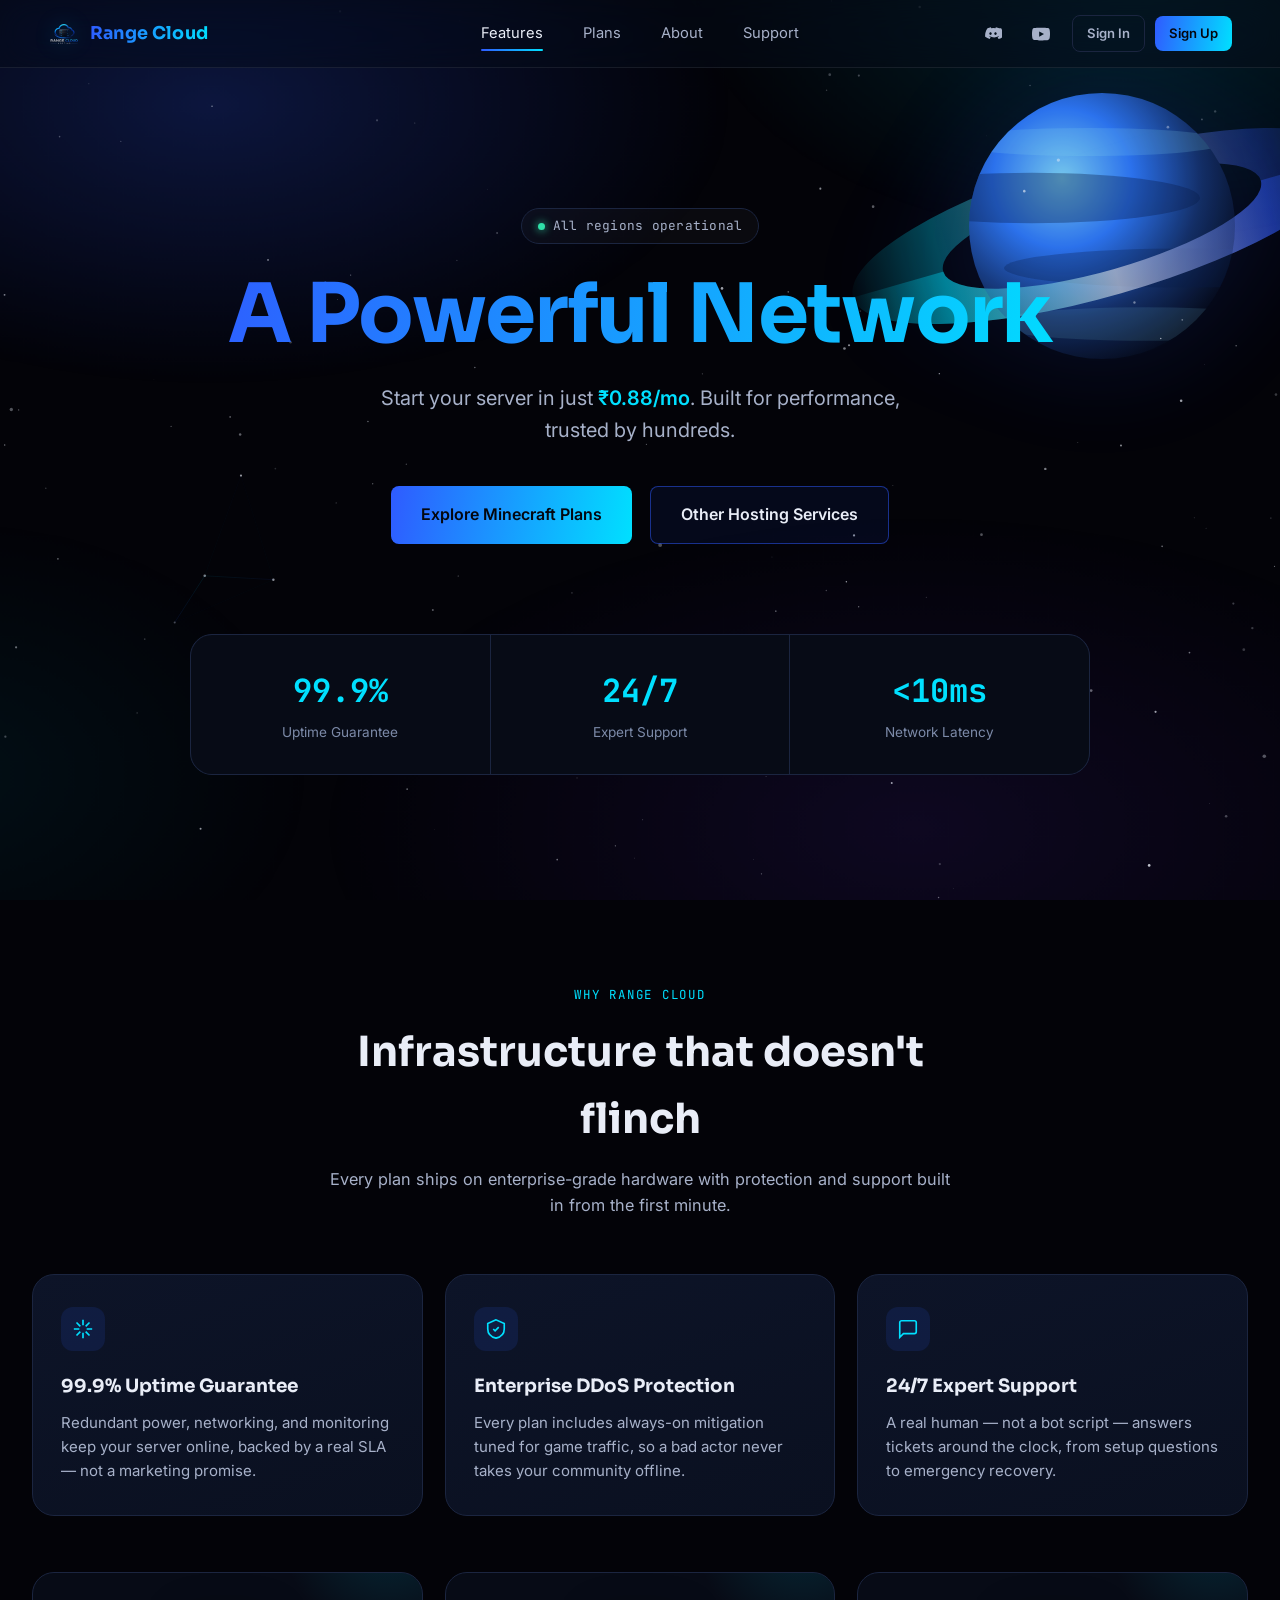
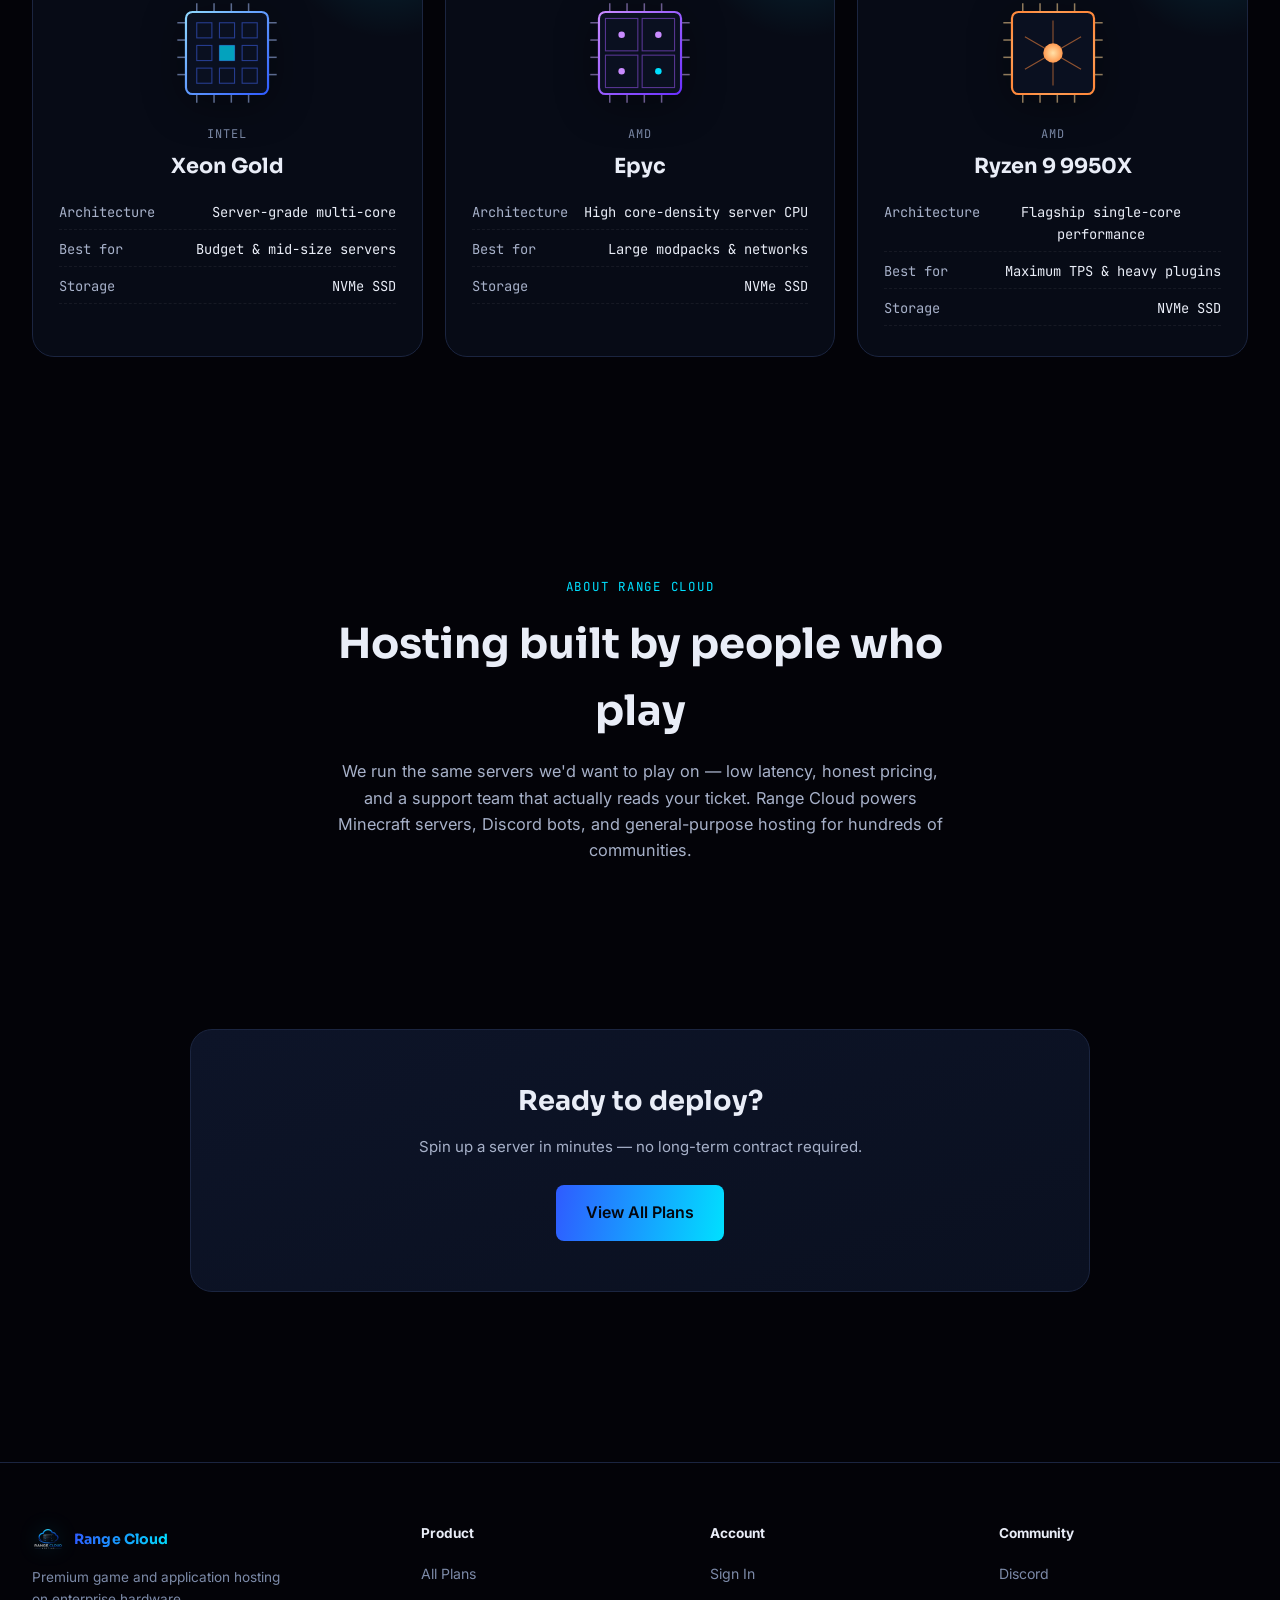
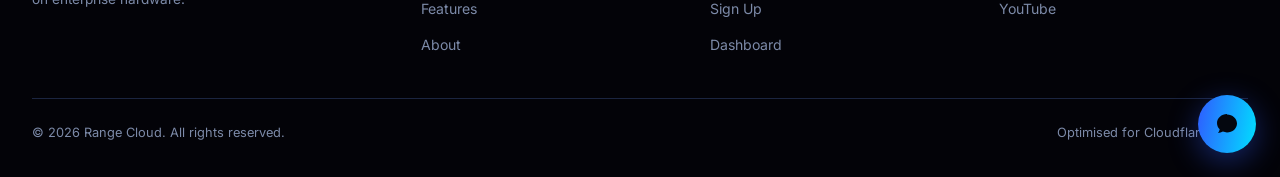
<file: index.html>
<!DOCTYPE html>
<html lang="en">
<head>
<meta charset="UTF-8">
<meta name="viewport" content="width=device-width, initial-scale=1.0">
<title>Range Cloud — A Powerful Network</title>
<meta name="description" content="Premium Minecraft and application hosting on Intel Xeon Gold, AMD Epyc, and Ryzen 9 9950X hardware. Plans from ₹0.88/mo equivalent. 99.9% uptime, enterprise DDoS protection, 24/7 support.">
<link rel="preconnect" href="https://fonts.googleapis.com">
<link href="https://fonts.googleapis.com/css2?family=Sora:wght@400;600;700;800&family=Inter:wght@400;500;600;700&family=JetBrains+Mono:wght@400;500;600&display=swap" rel="stylesheet">
<link rel="stylesheet" href="styles.css">
<link rel="icon" type="image/png" href="logo.png">
</head>
<body class="page-enter">

<div class="loading-bar" id="loadingBar"></div>

<div id="starfield" aria-hidden="true">
  <div class="nebula-layer" aria-hidden="true"></div>
  <div class="planet-wrap" aria-hidden="true">
    <svg class="planet-svg" viewBox="0 0 400 400" xmlns="http://www.w3.org/2000/svg">
      <defs>
        <radialGradient id="planetShade" cx="35%" cy="32%" r="75%">
          <stop offset="0%" stop-color="#7fd8ff"/>
          <stop offset="35%" stop-color="#2f7bff"/>
          <stop offset="70%" stop-color="#15326e"/>
          <stop offset="100%" stop-color="#050a1a"/>
        </radialGradient>
        <linearGradient id="ringGrad" x1="0%" y1="0%" x2="100%" y2="0%">
          <stop offset="0%" stop-color="#00e0ff" stop-opacity="0.05"/>
          <stop offset="18%" stop-color="#00e0ff" stop-opacity="0.5"/>
          <stop offset="50%" stop-color="#e9edf7" stop-opacity="0.75"/>
          <stop offset="82%" stop-color="#2f5bff" stop-opacity="0.5"/>
          <stop offset="100%" stop-color="#2f5bff" stop-opacity="0.05"/>
        </linearGradient>
        <clipPath id="planetClip">
          <circle cx="200" cy="200" r="95"/>
        </clipPath>
      </defs>

      <!-- Ring, full pass (reads behind + in front of the sphere) -->
      <g transform="rotate(-16 200 200)">
        <path d="M 15,200 A 185,50 0 1,0 385,200 A 185,50 0 1,0 15,200 Z
                 M 82,200 A 118,32 0 1,1 318,200 A 118,32 0 1,1 82,200 Z"
              fill="url(#ringGrad)" fill-rule="evenodd" opacity="0.65"/>
      </g>

      <!-- Planet sphere -->
      <circle cx="200" cy="200" r="95" fill="url(#planetShade)"/>

      <!-- Slowly rotating surface bands -->
      <g class="planet-core" clip-path="url(#planetClip)">
        <ellipse cx="150" cy="180" rx="120" ry="18" fill="#0a1e4d" opacity="0.35"/>
        <ellipse cx="260" cy="230" rx="130" ry="14" fill="#0a1e4d" opacity="0.28"/>
        <ellipse cx="190" cy="140" rx="100" ry="10" fill="#8fe6ff" opacity="0.18"/>
        <ellipse cx="230" cy="270" rx="110" ry="12" fill="#8fe6ff" opacity="0.12"/>
      </g>

      <!-- Ring, front arc only (over the lower half of the sphere) -->
      <g transform="rotate(-16 200 200)">
        <clipPath id="ringFrontClip">
          <rect x="0" y="200" width="400" height="200"/>
        </clipPath>
        <path d="M 15,200 A 185,50 0 1,0 385,200 A 185,50 0 1,0 15,200 Z
                 M 82,200 A 118,32 0 1,1 318,200 A 118,32 0 1,1 82,200 Z"
              fill="url(#ringGrad)" fill-rule="evenodd" opacity="0.85"
              clip-path="url(#ringFrontClip)"/>
      </g>

      <!-- Small orbiting moon -->
      <g class="moon-orbit">
        <circle cx="350" cy="200" r="7" fill="#c9d6f5"/>
      </g>
    </svg>
  </div>
</div>

<!-- ============ NAVBAR ============ -->
<header class="navbar">
  <div class="navbar-inner">
    <a href="index.html" class="logo" aria-label="Range Cloud home">
      <img src="logo.png" alt="Range Cloud" class="logo-mark">
      <span class="logo-text">Range Cloud</span>
    </a>

    <nav class="nav-links" aria-label="Primary">
      <a href="index.html#features" data-page="index.html" class="active">Features</a>
      <a href="plans.html" data-page="plans.html">Plans</a>
      <a href="index.html#about">About</a>
      <a href="index.html#support-section">Support</a>
    </nav>

    <div class="nav-right">
      <a class="social-icon" href="https://discord.gg/Q9EFKmKFFb" target="_blank" rel="noopener noreferrer" aria-label="Join our Discord">
        <svg viewBox="0 0 24 24" fill="currentColor"><path d="M20.317 4.369A19.79 19.79 0 0 0 15.885 3c-.22.4-.43.86-.6 1.28a18.27 18.27 0 0 0-5.57 0A11.6 11.6 0 0 0 9.115 3a19.736 19.736 0 0 0-4.432 1.37C1.98 8.19 1.24 11.9 1.55 15.56a19.9 19.9 0 0 0 6.06 3.06c.49-.67.92-1.39 1.29-2.15-.7-.26-1.37-.59-2-.98.17-.12.33-.25.49-.38a14.1 14.1 0 0 0 12.24 0c.16.13.32.26.49.38-.63.39-1.3.72-2 .98.37.76.8 1.48 1.29 2.15a19.83 19.83 0 0 0 6.06-3.06c.36-4.24-.62-7.92-2.65-11.19ZM8.68 13.33c-.9 0-1.63-.83-1.63-1.85 0-1.02.72-1.85 1.63-1.85.92 0 1.65.84 1.63 1.85 0 1.02-.71 1.85-1.63 1.85Zm6.64 0c-.9 0-1.63-.83-1.63-1.85 0-1.02.72-1.85 1.63-1.85.92 0 1.65.84 1.63 1.85 0 1.02-.71 1.85-1.63 1.85Z"/></svg>
      </a>
      <a class="social-icon" href="https://youtube.com" target="_blank" rel="noopener noreferrer" aria-label="Watch us on YouTube">
        <svg viewBox="0 0 24 24" fill="currentColor"><path d="M23.5 6.19a3.02 3.02 0 0 0-2.12-2.14C19.51 3.5 12 3.5 12 3.5s-7.51 0-9.38.55A3.02 3.02 0 0 0 .5 6.19 31.6 31.6 0 0 0 0 12a31.6 31.6 0 0 0 .5 5.81 3.02 3.02 0 0 0 2.12 2.14C4.49 20.5 12 20.5 12 20.5s7.51 0 9.38-.55a3.02 3.02 0 0 0 2.12-2.14A31.6 31.6 0 0 0 24 12a31.6 31.6 0 0 0-.5-5.81ZM9.6 15.5V8.5l6.4 3.5-6.4 3.5Z"/></svg>
      </a>
      <div class="nav-account">
        <a href="auth.html" class="btn btn-ghost btn-sm">Sign In</a>
        <a href="auth.html#signup" class="btn btn-primary btn-sm">Sign Up</a>
      </div>
      <button class="nav-toggle" id="navToggle" aria-label="Toggle navigation menu" aria-expanded="false">
        <span></span><span></span><span></span>
      </button>
    </div>
  </div>
</header>

<div class="page-content">

  <!-- ============ HERO ============ -->
  <section class="hero">
    <div class="hero-badge">
      <span class="dot"></span>
      All regions operational
    </div>
    <h1>A Powerful Network</h1>
    <p class="subtitle">Start your server in just <strong>₹0.88/mo</strong>. Built for performance, trusted by hundreds.</p>
    <div class="hero-ctas">
      <a href="plans.html?type=minecraft" class="btn btn-glow-solid">Explore Minecraft Plans</a>
      <a href="plans.html?type=other" class="btn btn-glow">Other Hosting Services</a>
    </div>

    <div class="metrics-strip" role="list">
      <div class="metric" role="listitem">
        <div class="value">99.9%</div>
        <div class="label">Uptime Guarantee</div>
      </div>
      <div class="metric" role="listitem">
        <div class="value">24/7</div>
        <div class="label">Expert Support</div>
      </div>
      <div class="metric" role="listitem">
        <div class="value">&lt;10ms</div>
        <div class="label">Network Latency</div>
      </div>
    </div>
  </section>

  <!-- ============ FEATURES ============ -->
  <section class="section" id="features">
    <div class="section-head">
      <span class="eyebrow">Why Range Cloud</span>
      <h2>Infrastructure that doesn't flinch</h2>
      <p>Every plan ships on enterprise-grade hardware with protection and support built in from the first minute.</p>
    </div>

    <div class="feature-grid">
      <div class="feature-card">
        <div class="feature-icon">
          <svg viewBox="0 0 24 24" fill="none" stroke="currentColor" stroke-width="1.8"><path d="M12 2v6M12 16v6M4.9 4.9l4.2 4.2M14.9 14.9l4.2 4.2M2 12h6M16 12h6M4.9 19.1l4.2-4.2M14.9 9.1l4.2-4.2"/></svg>
        </div>
        <h3>99.9% Uptime Guarantee</h3>
        <p>Redundant power, networking, and monitoring keep your server online, backed by a real SLA — not a marketing promise.</p>
      </div>
      <div class="feature-card">
        <div class="feature-icon">
          <svg viewBox="0 0 24 24" fill="none" stroke="currentColor" stroke-width="1.8"><path d="M12 2 3 6v6c0 5 3.8 8.7 9 10 5.2-1.3 9-5 9-10V6l-9-4Z"/><path d="m9 12 2 2 4-4"/></svg>
        </div>
        <h3>Enterprise DDoS Protection</h3>
        <p>Every plan includes always-on mitigation tuned for game traffic, so a bad actor never takes your community offline.</p>
      </div>
      <div class="feature-card">
        <div class="feature-icon">
          <svg viewBox="0 0 24 24" fill="none" stroke="currentColor" stroke-width="1.8"><path d="M21 15a2 2 0 0 1-2 2H7l-4 4V5a2 2 0 0 1 2-2h14a2 2 0 0 1 2 2z"/></svg>
        </div>
        <h3>24/7 Expert Support</h3>
        <p>A real human — not a bot script — answers tickets around the clock, from setup questions to emergency recovery.</p>
      </div>
    </div>

    <div class="cpu-grid">
      <div class="cpu-card">
        <svg class="cpu-art" viewBox="0 0 100 100" xmlns="http://www.w3.org/2000/svg" aria-hidden="true">
          <defs>
            <linearGradient id="chipIntel" x1="0" y1="0" x2="1" y2="1">
              <stop offset="0%" stop-color="#8fd8ff"/>
              <stop offset="100%" stop-color="#2f5bff"/>
            </linearGradient>
          </defs>
          <g stroke="#5b6a8f" stroke-width="1.4">
            <line x1="12" y1="22" x2="4" y2="22"/><line x1="12" y1="38" x2="4" y2="38"/>
            <line x1="12" y1="54" x2="4" y2="54"/><line x1="12" y1="70" x2="4" y2="70"/>
            <line x1="88" y1="22" x2="96" y2="22"/><line x1="88" y1="38" x2="96" y2="38"/>
            <line x1="88" y1="54" x2="96" y2="54"/><line x1="88" y1="70" x2="96" y2="70"/>
            <line x1="22" y1="12" x2="22" y2="4"/><line x1="38" y1="12" x2="38" y2="4"/>
            <line x1="54" y1="12" x2="54" y2="4"/><line x1="70" y1="12" x2="70" y2="4"/>
            <line x1="22" y1="88" x2="22" y2="96"/><line x1="38" y1="88" x2="38" y2="96"/>
            <line x1="54" y1="88" x2="54" y2="96"/><line x1="70" y1="88" x2="70" y2="96"/>
          </g>
          <rect x="12" y="12" width="76" height="76" rx="6" fill="#0a1020" stroke="url(#chipIntel)" stroke-width="2"/>
          <g fill="none" stroke="#3a5bdc" stroke-width="1" opacity="0.6">
            <rect x="22" y="22" width="14" height="14"/><rect x="43" y="22" width="14" height="14"/><rect x="64" y="22" width="14" height="14"/>
            <rect x="22" y="43" width="14" height="14"/><rect x="43" y="43" width="14" height="14"/><rect x="64" y="43" width="14" height="14"/>
            <rect x="22" y="64" width="14" height="14"/><rect x="43" y="64" width="14" height="14"/><rect x="64" y="64" width="14" height="14"/>
          </g>
          <rect x="43" y="43" width="14" height="14" fill="#00e0ff" opacity="0.7"/>
        </svg>
        <div class="cpu-brand">Intel</div>
        <div class="cpu-name">Xeon Gold</div>
        <div class="cpu-specs">
          <div class="row"><span>Architecture</span><span>Server-grade multi-core</span></div>
          <div class="row"><span>Best for</span><span>Budget & mid-size servers</span></div>
          <div class="row"><span>Storage</span><span>NVMe SSD</span></div>
        </div>
      </div>

      <div class="cpu-card">
        <svg class="cpu-art" viewBox="0 0 100 100" xmlns="http://www.w3.org/2000/svg" aria-hidden="true">
          <defs>
            <linearGradient id="chipEpyc" x1="0" y1="0" x2="1" y2="1">
              <stop offset="0%" stop-color="#c98bff"/>
              <stop offset="100%" stop-color="#6a2fff"/>
            </linearGradient>
          </defs>
          <g stroke="#6a5b8f" stroke-width="1.4">
            <line x1="12" y1="22" x2="4" y2="22"/><line x1="12" y1="38" x2="4" y2="38"/>
            <line x1="12" y1="54" x2="4" y2="54"/><line x1="12" y1="70" x2="4" y2="70"/>
            <line x1="88" y1="22" x2="96" y2="22"/><line x1="88" y1="38" x2="96" y2="38"/>
            <line x1="88" y1="54" x2="96" y2="54"/><line x1="88" y1="70" x2="96" y2="70"/>
            <line x1="22" y1="12" x2="22" y2="4"/><line x1="38" y1="12" x2="38" y2="4"/>
            <line x1="54" y1="12" x2="54" y2="4"/><line x1="70" y1="12" x2="70" y2="4"/>
            <line x1="22" y1="88" x2="22" y2="96"/><line x1="38" y1="88" x2="38" y2="96"/>
            <line x1="54" y1="88" x2="54" y2="96"/><line x1="70" y1="88" x2="70" y2="96"/>
          </g>
          <rect x="12" y="12" width="76" height="76" rx="6" fill="#0a1020" stroke="url(#chipEpyc)" stroke-width="2"/>
          <g fill="none" stroke="#8a4fe0" stroke-width="1" opacity="0.6">
            <rect x="18" y="18" width="30" height="30"/><rect x="52" y="18" width="30" height="30"/>
            <rect x="18" y="52" width="30" height="30"/><rect x="52" y="52" width="30" height="30"/>
          </g>
          <circle cx="33" cy="33" r="3" fill="#c98bff"/><circle cx="67" cy="33" r="3" fill="#c98bff"/>
          <circle cx="33" cy="67" r="3" fill="#c98bff"/><circle cx="67" cy="67" r="3" fill="#00e0ff"/>
        </svg>
        <div class="cpu-brand">AMD</div>
        <div class="cpu-name">Epyc</div>
        <div class="cpu-specs">
          <div class="row"><span>Architecture</span><span>High core-density server CPU</span></div>
          <div class="row"><span>Best for</span><span>Large modpacks & networks</span></div>
          <div class="row"><span>Storage</span><span>NVMe SSD</span></div>
        </div>
      </div>

      <div class="cpu-card">
        <svg class="cpu-art" viewBox="0 0 100 100" xmlns="http://www.w3.org/2000/svg" aria-hidden="true">
          <defs>
            <radialGradient id="chipRyzen" cx="50%" cy="50%" r="60%">
              <stop offset="0%" stop-color="#ffe1a8"/>
              <stop offset="100%" stop-color="#ff8a3d"/>
            </radialGradient>
          </defs>
          <g stroke="#8f7a5b" stroke-width="1.4">
            <line x1="12" y1="22" x2="4" y2="22"/><line x1="12" y1="38" x2="4" y2="38"/>
            <line x1="12" y1="54" x2="4" y2="54"/><line x1="12" y1="70" x2="4" y2="70"/>
            <line x1="88" y1="22" x2="96" y2="22"/><line x1="88" y1="38" x2="96" y2="38"/>
            <line x1="88" y1="54" x2="96" y2="54"/><line x1="88" y1="70" x2="96" y2="70"/>
            <line x1="22" y1="12" x2="22" y2="4"/><line x1="38" y1="12" x2="38" y2="4"/>
            <line x1="54" y1="12" x2="54" y2="4"/><line x1="70" y1="12" x2="70" y2="4"/>
            <line x1="22" y1="88" x2="22" y2="96"/><line x1="38" y1="88" x2="38" y2="96"/>
            <line x1="54" y1="88" x2="54" y2="96"/><line x1="70" y1="88" x2="70" y2="96"/>
          </g>
          <rect x="12" y="12" width="76" height="76" rx="6" fill="#0a1020" stroke="url(#chipRyzen)" stroke-width="2"/>
          <g stroke="#ff8a3d" stroke-width="1" opacity="0.55">
            <line x1="50" y1="50" x2="50" y2="20"/><line x1="50" y1="50" x2="76" y2="35"/>
            <line x1="50" y1="50" x2="76" y2="65"/><line x1="50" y1="50" x2="50" y2="80"/>
            <line x1="50" y1="50" x2="24" y2="65"/><line x1="50" y1="50" x2="24" y2="35"/>
          </g>
          <circle cx="50" cy="50" r="9" fill="url(#chipRyzen)"/>
        </svg>
        <div class="cpu-brand">AMD</div>
        <div class="cpu-name">Ryzen 9 9950X</div>
        <div class="cpu-specs">
          <div class="row"><span>Architecture</span><span>Flagship single-core performance</span></div>
          <div class="row"><span>Best for</span><span>Maximum TPS & heavy plugins</span></div>
          <div class="row"><span>Storage</span><span>NVMe SSD</span></div>
        </div>
      </div>
    </div>
  </section>

  <!-- ============ ABOUT ============ -->
  <section class="section" id="about">
    <div class="section-head">
      <span class="eyebrow">About Range Cloud</span>
      <h2>Hosting built by people who play</h2>
      <p>We run the same servers we'd want to play on — low latency, honest pricing, and a support team that actually reads your ticket. Range Cloud powers Minecraft servers, Discord bots, and general-purpose hosting for hundreds of communities.</p>
    </div>
  </section>

  <!-- ============ CTA STRIP ============ -->
  <section class="section" style="padding-top:0;">
    <div class="feature-card" style="max-width:900px;margin:0 auto;text-align:center;padding:50px 40px;">
      <h2 style="font-family:var(--font-display);font-size:1.7rem;margin-bottom:12px;">Ready to deploy?</h2>
      <p style="color:var(--text-dim);margin-bottom:26px;">Spin up a server in minutes — no long-term contract required.</p>
      <a href="plans.html" class="btn btn-glow-solid">View All Plans</a>
    </div>
  </section>

</div>

<!-- ============ FOOTER ============ -->
<footer class="footer page-content">
  <div class="footer-inner">
    <div class="footer-col">
      <a href="index.html" class="logo" style="margin-bottom:12px;">
        <img src="logo.png" alt="Range Cloud" class="logo-mark">
        <span class="logo-text">Range Cloud</span>
      </a>
      <p style="color:var(--muted);font-size:0.85rem;max-width:260px;">Premium game and application hosting on enterprise hardware.</p>
    </div>
    <div class="footer-col">
      <h4>Product</h4>
      <ul>
        <li><a href="plans.html">All Plans</a></li>
        <li><a href="index.html#features">Features</a></li>
        <li><a href="index.html#about">About</a></li>
      </ul>
    </div>
    <div class="footer-col">
      <h4>Account</h4>
      <ul>
        <li><a href="auth.html">Sign In</a></li>
        <li><a href="auth.html#signup">Sign Up</a></li>
        <li><a href="auth.html#dashboard">Dashboard</a></li>
      </ul>
    </div>
    <div class="footer-col">
      <h4>Community</h4>
      <ul>
        <li><a href="https://discord.gg/Q9EFKmKFFb" target="_blank" rel="noopener noreferrer">Discord</a></li>
        <li><a href="https://youtube.com" target="_blank" rel="noopener noreferrer">YouTube</a></li>
      </ul>
    </div>
  </div>
  <div class="footer-bottom">
    <span>© 2026 Range Cloud. All rights reserved.</span>
    <span>Optimised for Cloudflare Pages</span>
  </div>
</footer>

<!-- ============ SUPPORT WIDGET ============ -->
<button class="support-launcher" id="supportLauncher" aria-label="Open live support">
  <svg viewBox="0 0 24 24" fill="currentColor"><path d="M12 2C6.5 2 2 6 2 11c0 2.4 1 4.6 2.7 6.2-.2 1.4-.8 2.7-1.7 3.8 1.6 0 3.4-.5 4.9-1.4 1.3.5 2.7.8 4.1.8 5.5 0 10-4 10-9s-4.5-9-10-9Z"/></svg>
  <span class="ping" id="supportPing"></span>
</button>

<div class="support-panel" id="supportPanel" role="dialog" aria-label="Live support">
  <div class="support-header">
    <div class="title">
      <span class="dot"></span>
      <div>
        <h4>Range Cloud Support</h4>
        <div class="sub">Typically replies within minutes</div>
      </div>
    </div>
    <button class="support-close" id="supportClose" aria-label="Close support panel">
      <svg viewBox="0 0 24 24" fill="none" stroke="currentColor" stroke-width="2"><path d="M6 6l12 12M18 6 6 18"/></svg>
    </button>
  </div>
  <div class="support-mode-tabs">
    <button id="modeTicket" class="active" type="button">Open a Ticket</button>
    <button id="modeAdmin" type="button" style="display:none;">Support Queue</button>
    <button id="modePurchases" type="button" style="display:none;">Purchases</button>
  </div>
  <div class="support-body">
    <div id="bodyTicket" class="support-mode-body">
      <h5>Tell us what's going on</h5>
      <form id="ticketForm">
        <textarea id="ticketMessage" placeholder="Describe your issue or question in detail..." required></textarea>
        <input type="email" id="ticketEmail" placeholder="Contact email (optional)">
        <button type="submit" class="btn btn-primary btn-block btn-sm">Submit Ticket</button>
        <div class="form-msg" id="ticketFeedback"></div>
      </form>
    </div>
    <div id="bodyAdmin" class="support-mode-body" style="display:none;">
      <h5>Open tickets</h5>
      <div class="ticket-list" id="adminQueueList"></div>
    </div>
    <div id="bodyPurchases" class="support-mode-body" style="display:none;">
      <h5>Purchase requests</h5>
      <div class="ticket-list" id="adminPurchasesList"></div>
    </div>
  </div>
</div>

<div id="support-section"></div>

<script src="app.js"></script>
</body>
</html>
</file>
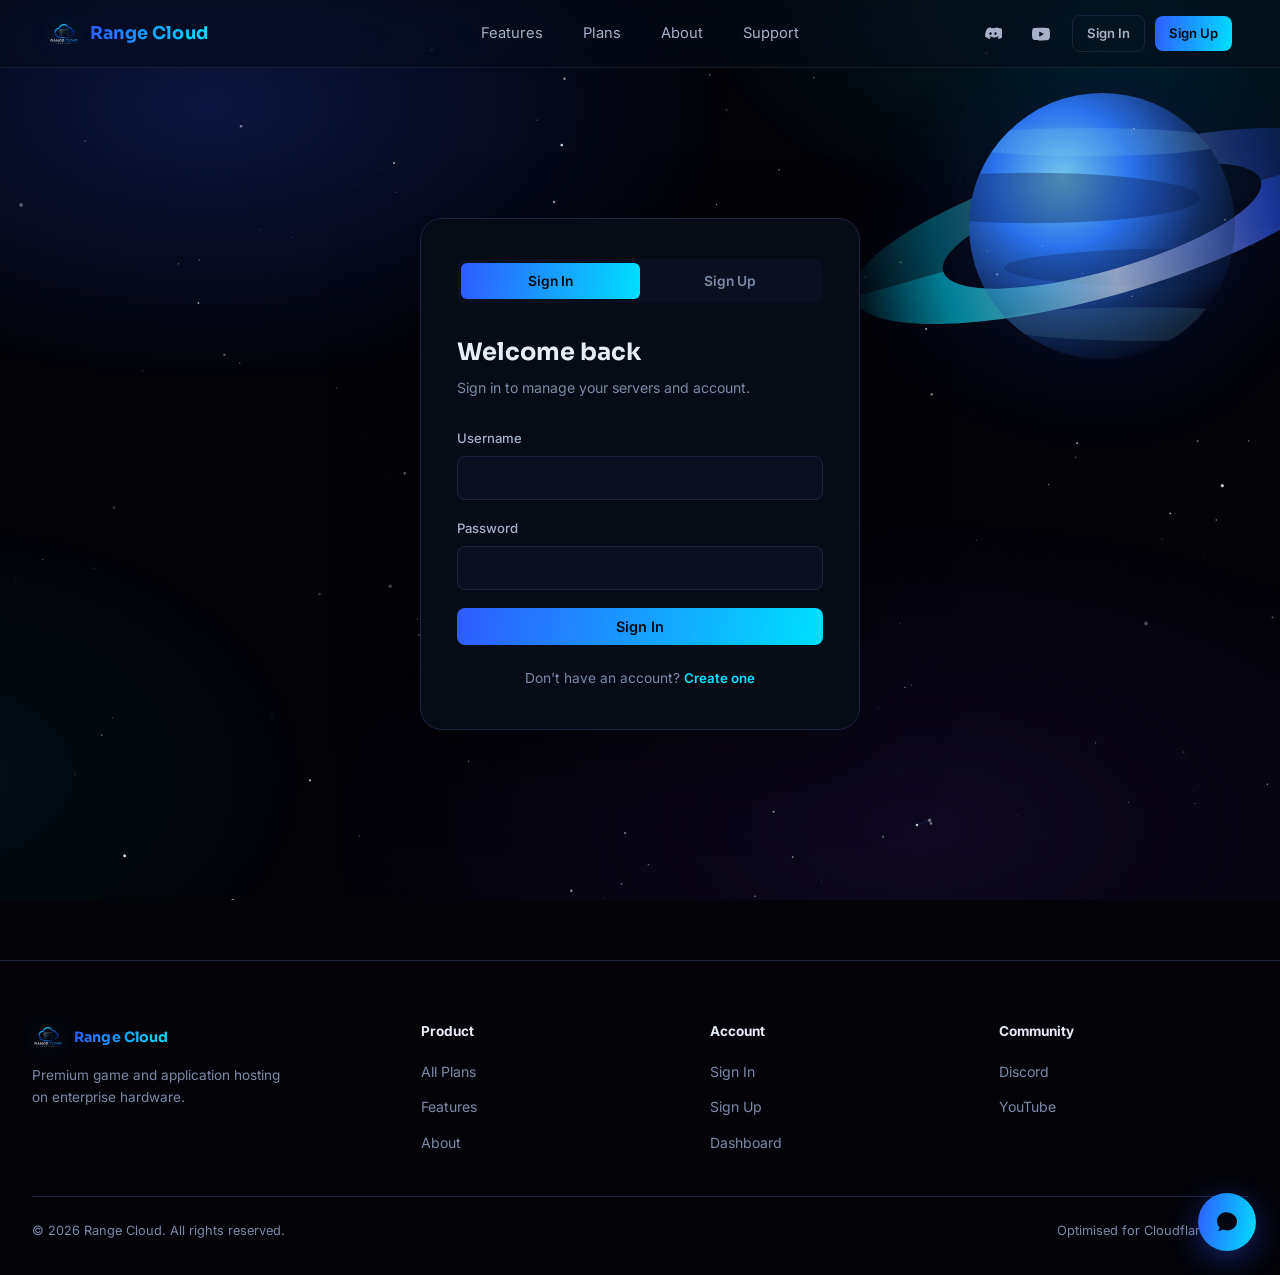
<file: auth.html>
<!DOCTYPE html>
<html lang="en">
<head>
<meta charset="UTF-8">
<meta name="viewport" content="width=device-width, initial-scale=1.0">
<title>Sign In / Sign Up — Range Cloud</title>
<meta name="description" content="Sign in, create an account, or manage your Range Cloud hosting account.">
<link rel="preconnect" href="https://fonts.googleapis.com">
<link href="https://fonts.googleapis.com/css2?family=Sora:wght@400;600;700;800&family=Inter:wght@400;500;600;700&family=JetBrains+Mono:wght@400;500;600&display=swap" rel="stylesheet">
<link rel="stylesheet" href="styles.css">
<link rel="icon" type="image/png" href="logo.png">
</head>
<body class="page-enter">

<div class="loading-bar" id="loadingBar"></div>

<div id="starfield" aria-hidden="true">
  <div class="nebula-layer" aria-hidden="true"></div>
  <div class="planet-wrap" aria-hidden="true">
    <svg class="planet-svg" viewBox="0 0 400 400" xmlns="http://www.w3.org/2000/svg">
      <defs>
        <radialGradient id="planetShade" cx="35%" cy="32%" r="75%">
          <stop offset="0%" stop-color="#7fd8ff"/>
          <stop offset="35%" stop-color="#2f7bff"/>
          <stop offset="70%" stop-color="#15326e"/>
          <stop offset="100%" stop-color="#050a1a"/>
        </radialGradient>
        <linearGradient id="ringGrad" x1="0%" y1="0%" x2="100%" y2="0%">
          <stop offset="0%" stop-color="#00e0ff" stop-opacity="0.05"/>
          <stop offset="18%" stop-color="#00e0ff" stop-opacity="0.5"/>
          <stop offset="50%" stop-color="#e9edf7" stop-opacity="0.75"/>
          <stop offset="82%" stop-color="#2f5bff" stop-opacity="0.5"/>
          <stop offset="100%" stop-color="#2f5bff" stop-opacity="0.05"/>
        </linearGradient>
        <clipPath id="planetClip">
          <circle cx="200" cy="200" r="95"/>
        </clipPath>
      </defs>

      <!-- Ring, full pass (reads behind + in front of the sphere) -->
      <g transform="rotate(-16 200 200)">
        <path d="M 15,200 A 185,50 0 1,0 385,200 A 185,50 0 1,0 15,200 Z
                 M 82,200 A 118,32 0 1,1 318,200 A 118,32 0 1,1 82,200 Z"
              fill="url(#ringGrad)" fill-rule="evenodd" opacity="0.65"/>
      </g>

      <!-- Planet sphere -->
      <circle cx="200" cy="200" r="95" fill="url(#planetShade)"/>

      <!-- Slowly rotating surface bands -->
      <g class="planet-core" clip-path="url(#planetClip)">
        <ellipse cx="150" cy="180" rx="120" ry="18" fill="#0a1e4d" opacity="0.35"/>
        <ellipse cx="260" cy="230" rx="130" ry="14" fill="#0a1e4d" opacity="0.28"/>
        <ellipse cx="190" cy="140" rx="100" ry="10" fill="#8fe6ff" opacity="0.18"/>
        <ellipse cx="230" cy="270" rx="110" ry="12" fill="#8fe6ff" opacity="0.12"/>
      </g>

      <!-- Ring, front arc only (over the lower half of the sphere) -->
      <g transform="rotate(-16 200 200)">
        <clipPath id="ringFrontClip">
          <rect x="0" y="200" width="400" height="200"/>
        </clipPath>
        <path d="M 15,200 A 185,50 0 1,0 385,200 A 185,50 0 1,0 15,200 Z
                 M 82,200 A 118,32 0 1,1 318,200 A 118,32 0 1,1 82,200 Z"
              fill="url(#ringGrad)" fill-rule="evenodd" opacity="0.85"
              clip-path="url(#ringFrontClip)"/>
      </g>

      <!-- Small orbiting moon -->
      <g class="moon-orbit">
        <circle cx="350" cy="200" r="7" fill="#c9d6f5"/>
      </g>
    </svg>
  </div>
</div>

<!-- ============ NAVBAR ============ -->
<header class="navbar">
  <div class="navbar-inner">
    <a href="index.html" class="logo" aria-label="Range Cloud home">
      <img src="logo.png" alt="Range Cloud" class="logo-mark">
      <span class="logo-text">Range Cloud</span>
    </a>

    <nav class="nav-links" aria-label="Primary">
      <a href="index.html#features" data-page="index.html">Features</a>
      <a href="plans.html" data-page="plans.html">Plans</a>
      <a href="index.html#about">About</a>
      <a href="index.html#support-section">Support</a>
    </nav>

    <div class="nav-right">
      <a class="social-icon" href="https://discord.gg/Q9EFKmKFFb" target="_blank" rel="noopener noreferrer" aria-label="Join our Discord">
        <svg viewBox="0 0 24 24" fill="currentColor"><path d="M20.317 4.369A19.79 19.79 0 0 0 15.885 3c-.22.4-.43.86-.6 1.28a18.27 18.27 0 0 0-5.57 0A11.6 11.6 0 0 0 9.115 3a19.736 19.736 0 0 0-4.432 1.37C1.98 8.19 1.24 11.9 1.55 15.56a19.9 19.9 0 0 0 6.06 3.06c.49-.67.92-1.39 1.29-2.15-.7-.26-1.37-.59-2-.98.17-.12.33-.25.49-.38a14.1 14.1 0 0 0 12.24 0c.16.13.32.26.49.38-.63.39-1.3.72-2 .98.37.76.8 1.48 1.29 2.15a19.83 19.83 0 0 0 6.06-3.06c.36-4.24-.62-7.92-2.65-11.19ZM8.68 13.33c-.9 0-1.63-.83-1.63-1.85 0-1.02.72-1.85 1.63-1.85.92 0 1.65.84 1.63 1.85 0 1.02-.71 1.85-1.63 1.85Zm6.64 0c-.9 0-1.63-.83-1.63-1.85 0-1.02.72-1.85 1.63-1.85.92 0 1.65.84 1.63 1.85 0 1.02-.71 1.85-1.63 1.85Z"/></svg>
      </a>
      <a class="social-icon" href="https://youtube.com" target="_blank" rel="noopener noreferrer" aria-label="Watch us on YouTube">
        <svg viewBox="0 0 24 24" fill="currentColor"><path d="M23.5 6.19a3.02 3.02 0 0 0-2.12-2.14C19.51 3.5 12 3.5 12 3.5s-7.51 0-9.38.55A3.02 3.02 0 0 0 .5 6.19 31.6 31.6 0 0 0 0 12a31.6 31.6 0 0 0 .5 5.81 3.02 3.02 0 0 0 2.12 2.14C4.49 20.5 12 20.5 12 20.5s7.51 0 9.38-.55a3.02 3.02 0 0 0 2.12-2.14A31.6 31.6 0 0 0 24 12a31.6 31.6 0 0 0-.5-5.81ZM9.6 15.5V8.5l6.4 3.5-6.4 3.5Z"/></svg>
      </a>
      <div class="nav-account">
        <a href="auth.html" class="btn btn-ghost btn-sm">Sign In</a>
        <a href="auth.html#signup" class="btn btn-primary btn-sm">Sign Up</a>
      </div>
      <button class="nav-toggle" id="navToggle" aria-label="Toggle navigation menu" aria-expanded="false">
        <span></span><span></span><span></span>
      </button>
    </div>
  </div>
</header>

<div class="page-content">
<div class="auth-wrap" id="authRoot">
  <div class="auth-card">

    <div class="auth-tabs" id="authTabs">
      <button class="auth-tab active" id="tabSignIn" type="button">Sign In</button>
      <button class="auth-tab" id="tabSignUp" type="button">Sign Up</button>
    </div>

    <!-- ============ SIGN IN ============ -->
    <div class="auth-view active" id="viewSignIn">
      <h2>Welcome back</h2>
      <p class="sub">Sign in to manage your servers and account.</p>

      <div class="form-msg" id="signInMsg"></div>

      <form id="signInForm" novalidate>
        <div class="field">
          <label for="siUsername">Username</label>
          <input type="text" id="siUsername" name="username" autocomplete="username" required>
        </div>
        <div class="field">
          <label for="siPassword">Password</label>
          <input type="password" id="siPassword" name="password" autocomplete="current-password" required>
        </div>
        <button type="submit" class="btn btn-primary btn-block">Sign In</button>
      </form>

      <div class="auth-switch">
        Don't have an account? <button type="button" data-switch="signup">Create one</button>
      </div>
    </div>

    <!-- ============ SIGN UP ============ -->
    <div class="auth-view" id="viewSignUp">
      <h2>Create your account</h2>
      <p class="sub">Deploy your first server in minutes.</p>

      <div class="form-msg" id="signUpMsg"></div>

      <form id="signUpForm" novalidate>
        <div class="field">
          <label for="suUsername">Username</label>
          <input type="text" id="suUsername" name="username" autocomplete="username" required minlength="3" maxlength="24">
          <div class="field-hint">3-24 characters. Letters, numbers, and underscores only.</div>
        </div>
        <div class="field">
          <label for="suEmail">Email</label>
          <input type="email" id="suEmail" name="email" autocomplete="email" required>
        </div>
        <div class="field">
          <label for="suPassword">Password</label>
          <input type="password" id="suPassword" name="password" autocomplete="new-password" required minlength="8">
          <div class="pw-strength"><div class="pw-strength-fill" id="pwStrengthFill"></div></div>
          <div class="field-hint">At least 8 characters, with an uppercase letter, a lowercase letter, and a number.</div>
        </div>
        <div class="field">
          <label for="suConfirm">Confirm password</label>
          <input type="password" id="suConfirm" name="confirm" autocomplete="new-password" required>
        </div>
        <button type="submit" class="btn btn-primary btn-block">Create Account</button>
      </form>

      <div class="auth-switch">
        Already have an account? <button type="button" data-switch="signin">Sign in</button>
      </div>
    </div>

    <!-- ============ DASHBOARD ============ -->
    <div class="auth-view" id="viewDashboard">
      <div class="dash-header">
        <div class="avatar" id="dashInitial">R</div>
        <div>
          <div class="name" id="dashUsername">—</div>
          <div class="role" id="dashEmail">—</div>
          <span class="role-badge user" id="dashRoleBadge">Standard user</span>
        </div>
      </div>

      <div class="dash-grid">
        <div class="dash-stat">
          <div class="v" id="dashJoined">—</div>
          <div class="l">Member since</div>
        </div>
        <div class="dash-stat">
          <div class="v">0</div>
          <div class="l">Active servers</div>
        </div>
      </div>

      <div class="admin-panel" id="dashStaffTools" style="display:none;">
        <div class="head">
          <svg width="14" height="14" viewBox="0 0 24 24" fill="none" stroke="currentColor" stroke-width="2"><path d="M12 2 3 6v6c0 5 3.8 8.7 9 10 5.2-1.3 9-5 9-10V6l-9-4Z"/></svg>
          Staff Tools
        </div>
        <p style="color:var(--text-dim);font-size:0.84rem;margin-bottom:14px;">You're signed in as staff (server-verified). Open the support widget in the corner to view and manage the live ticket and purchase queues.</p>
        <button class="btn btn-ghost btn-block btn-sm" id="openSupportWidgetBtn">Open Support Widget</button>
      </div>

      <div id="dashPurchases" style="margin-bottom:20px;">
        <h4 style="font-size:0.92rem;margin-bottom:10px;color:var(--text-dim);">My Purchases</h4>
        <div class="ticket-list" id="dashPurchasesList"></div>
      </div>

      <div class="field" style="margin-top:6px;">
        <button class="btn btn-ghost btn-block" id="signOutBtn">Sign Out</button>
      </div>

      <div class="danger-zone">
        <h4>Close account</h4>
        <p>Permanently deletes your account and access. This cannot be undone.</p>
        <button class="btn btn-danger btn-block" id="deleteAccountBtn">Delete My Account</button>
      </div>
    </div>

  </div>
</div>
</div>

<!-- ============ DELETE CONFIRMATION MODAL ============ -->
<div class="modal-overlay" id="deleteModal">
  <div class="modal">
    <h3>Delete your account?</h3>
    <p>This will permanently close your Range Cloud account and sign you out. This action cannot be reversed.</p>
    <div class="modal-actions">
      <button class="btn btn-ghost" id="cancelDelete">Cancel</button>
      <button class="btn btn-danger" id="confirmDelete">Delete Account</button>
    </div>
  </div>
</div>

<!-- ============ FOOTER ============ -->
<footer class="footer page-content">
  <div class="footer-inner">
    <div class="footer-col">
      <a href="index.html" class="logo" style="margin-bottom:12px;">
        <img src="logo.png" alt="Range Cloud" class="logo-mark">
        <span class="logo-text">Range Cloud</span>
      </a>
      <p style="color:var(--muted);font-size:0.85rem;max-width:260px;">Premium game and application hosting on enterprise hardware.</p>
    </div>
    <div class="footer-col">
      <h4>Product</h4>
      <ul>
        <li><a href="plans.html">All Plans</a></li>
        <li><a href="index.html#features">Features</a></li>
        <li><a href="index.html#about">About</a></li>
      </ul>
    </div>
    <div class="footer-col">
      <h4>Account</h4>
      <ul>
        <li><a href="auth.html">Sign In</a></li>
        <li><a href="auth.html#signup">Sign Up</a></li>
        <li><a href="auth.html#dashboard">Dashboard</a></li>
      </ul>
    </div>
    <div class="footer-col">
      <h4>Community</h4>
      <ul>
        <li><a href="https://discord.gg/Q9EFKmKFFb" target="_blank" rel="noopener noreferrer">Discord</a></li>
        <li><a href="https://youtube.com" target="_blank" rel="noopener noreferrer">YouTube</a></li>
      </ul>
    </div>
  </div>
  <div class="footer-bottom">
    <span>© 2026 Range Cloud. All rights reserved.</span>
    <span>Optimised for Cloudflare Pages</span>
  </div>
</footer>

<!-- ============ SUPPORT WIDGET ============ -->
<button class="support-launcher" id="supportLauncher" aria-label="Open live support">
  <svg viewBox="0 0 24 24" fill="currentColor"><path d="M12 2C6.5 2 2 6 2 11c0 2.4 1 4.6 2.7 6.2-.2 1.4-.8 2.7-1.7 3.8 1.6 0 3.4-.5 4.9-1.4 1.3.5 2.7.8 4.1.8 5.5 0 10-4 10-9s-4.5-9-10-9Z"/></svg>
  <span class="ping" id="supportPing"></span>
</button>

<div class="support-panel" id="supportPanel" role="dialog" aria-label="Live support">
  <div class="support-header">
    <div class="title">
      <span class="dot"></span>
      <div>
        <h4>Range Cloud Support</h4>
        <div class="sub">Typically replies within minutes</div>
      </div>
    </div>
    <button class="support-close" id="supportClose" aria-label="Close support panel">
      <svg viewBox="0 0 24 24" fill="none" stroke="currentColor" stroke-width="2"><path d="M6 6l12 12M18 6 6 18"/></svg>
    </button>
  </div>
  <div class="support-mode-tabs">
    <button id="modeTicket" class="active" type="button">Open a Ticket</button>
    <button id="modeAdmin" type="button" style="display:none;">Support Queue</button>
    <button id="modePurchases" type="button" style="display:none;">Purchases</button>
  </div>
  <div class="support-body">
    <div id="bodyTicket" class="support-mode-body">
      <h5>Tell us what's going on</h5>
      <form id="ticketForm">
        <textarea id="ticketMessage" placeholder="Describe your issue or question in detail..." required></textarea>
        <input type="email" id="ticketEmail" placeholder="Contact email (optional)">
        <button type="submit" class="btn btn-primary btn-block btn-sm">Submit Ticket</button>
        <div class="form-msg" id="ticketFeedback"></div>
      </form>
    </div>
    <div id="bodyAdmin" class="support-mode-body" style="display:none;">
      <h5>Open tickets</h5>
      <div class="ticket-list" id="adminQueueList"></div>
    </div>
    <div id="bodyPurchases" class="support-mode-body" style="display:none;">
      <h5>Purchase requests</h5>
      <div class="ticket-list" id="adminPurchasesList"></div>
    </div>
  </div>
</div>

<script src="app.js"></script>
</body>
</html>
</file>
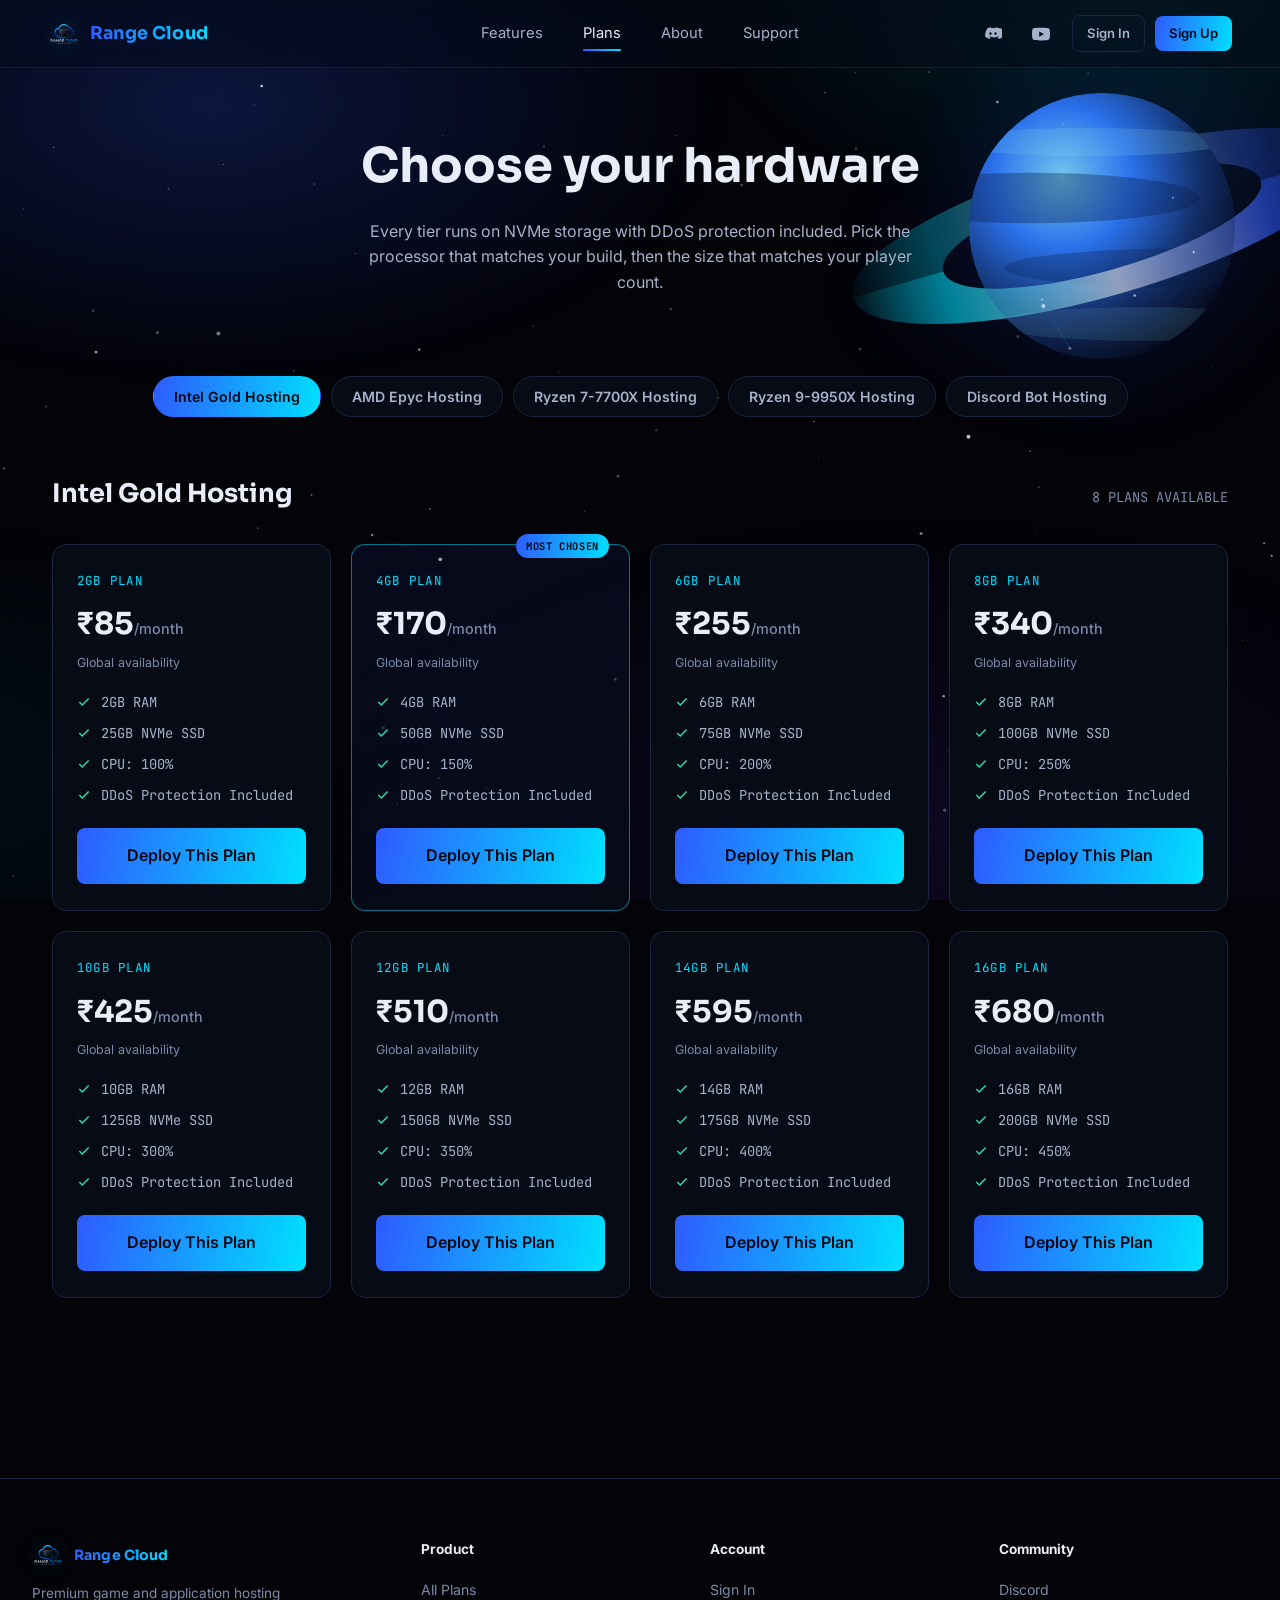
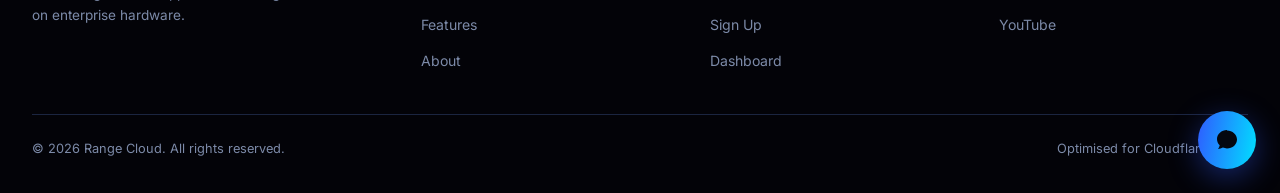
<file: plans.html>
<!DOCTYPE html>
<html lang="en">
<head>
<meta charset="UTF-8">
<meta name="viewport" content="width=device-width, initial-scale=1.0">
<title>Plans — Range Cloud</title>
<meta name="description" content="Browse Range Cloud hosting plans: Intel Gold, AMD Epyc, Ryzen 7-7700X, Ryzen 9-9950X, and Discord Bot hosting.">
<link rel="preconnect" href="https://fonts.googleapis.com">
<link href="https://fonts.googleapis.com/css2?family=Sora:wght@400;600;700;800&family=Inter:wght@400;500;600;700&family=JetBrains+Mono:wght@400;500;600&display=swap" rel="stylesheet">
<link rel="stylesheet" href="styles.css">
<link rel="icon" type="image/png" href="logo.png">
</head>
<body class="page-enter">

<div class="loading-bar" id="loadingBar"></div>

<svg style="display:none" aria-hidden="true">
  <symbol id="checkIcon" viewBox="0 0 24 24">
    <path d="M20 6 9 17l-5-5"/>
  </symbol>
</svg>

<div id="starfield" aria-hidden="true">
  <div class="nebula-layer" aria-hidden="true"></div>
  <div class="planet-wrap" aria-hidden="true">
    <svg class="planet-svg" viewBox="0 0 400 400" xmlns="http://www.w3.org/2000/svg">
      <defs>
        <radialGradient id="planetShade" cx="35%" cy="32%" r="75%">
          <stop offset="0%" stop-color="#7fd8ff"/>
          <stop offset="35%" stop-color="#2f7bff"/>
          <stop offset="70%" stop-color="#15326e"/>
          <stop offset="100%" stop-color="#050a1a"/>
        </radialGradient>
        <linearGradient id="ringGrad" x1="0%" y1="0%" x2="100%" y2="0%">
          <stop offset="0%" stop-color="#00e0ff" stop-opacity="0.05"/>
          <stop offset="18%" stop-color="#00e0ff" stop-opacity="0.5"/>
          <stop offset="50%" stop-color="#e9edf7" stop-opacity="0.75"/>
          <stop offset="82%" stop-color="#2f5bff" stop-opacity="0.5"/>
          <stop offset="100%" stop-color="#2f5bff" stop-opacity="0.05"/>
        </linearGradient>
        <clipPath id="planetClip">
          <circle cx="200" cy="200" r="95"/>
        </clipPath>
      </defs>

      <!-- Ring, full pass (reads behind + in front of the sphere) -->
      <g transform="rotate(-16 200 200)">
        <path d="M 15,200 A 185,50 0 1,0 385,200 A 185,50 0 1,0 15,200 Z
                 M 82,200 A 118,32 0 1,1 318,200 A 118,32 0 1,1 82,200 Z"
              fill="url(#ringGrad)" fill-rule="evenodd" opacity="0.65"/>
      </g>

      <!-- Planet sphere -->
      <circle cx="200" cy="200" r="95" fill="url(#planetShade)"/>

      <!-- Slowly rotating surface bands -->
      <g class="planet-core" clip-path="url(#planetClip)">
        <ellipse cx="150" cy="180" rx="120" ry="18" fill="#0a1e4d" opacity="0.35"/>
        <ellipse cx="260" cy="230" rx="130" ry="14" fill="#0a1e4d" opacity="0.28"/>
        <ellipse cx="190" cy="140" rx="100" ry="10" fill="#8fe6ff" opacity="0.18"/>
        <ellipse cx="230" cy="270" rx="110" ry="12" fill="#8fe6ff" opacity="0.12"/>
      </g>

      <!-- Ring, front arc only (over the lower half of the sphere) -->
      <g transform="rotate(-16 200 200)">
        <clipPath id="ringFrontClip">
          <rect x="0" y="200" width="400" height="200"/>
        </clipPath>
        <path d="M 15,200 A 185,50 0 1,0 385,200 A 185,50 0 1,0 15,200 Z
                 M 82,200 A 118,32 0 1,1 318,200 A 118,32 0 1,1 82,200 Z"
              fill="url(#ringGrad)" fill-rule="evenodd" opacity="0.85"
              clip-path="url(#ringFrontClip)"/>
      </g>

      <!-- Small orbiting moon -->
      <g class="moon-orbit">
        <circle cx="350" cy="200" r="7" fill="#c9d6f5"/>
      </g>
    </svg>
  </div>
</div>

<!-- ============ NAVBAR ============ -->
<header class="navbar">
  <div class="navbar-inner">
    <a href="index.html" class="logo" aria-label="Range Cloud home">
      <img src="logo.png" alt="Range Cloud" class="logo-mark">
      <span class="logo-text">Range Cloud</span>
    </a>

    <nav class="nav-links" aria-label="Primary">
      <a href="index.html#features" data-page="index.html">Features</a>
      <a href="plans.html" data-page="plans.html" class="active">Plans</a>
      <a href="index.html#about">About</a>
      <a href="index.html#support-section">Support</a>
    </nav>

    <div class="nav-right">
      <a class="social-icon" href="https://discord.gg/Q9EFKmKFFb" target="_blank" rel="noopener noreferrer" aria-label="Join our Discord">
        <svg viewBox="0 0 24 24" fill="currentColor"><path d="M20.317 4.369A19.79 19.79 0 0 0 15.885 3c-.22.4-.43.86-.6 1.28a18.27 18.27 0 0 0-5.57 0A11.6 11.6 0 0 0 9.115 3a19.736 19.736 0 0 0-4.432 1.37C1.98 8.19 1.24 11.9 1.55 15.56a19.9 19.9 0 0 0 6.06 3.06c.49-.67.92-1.39 1.29-2.15-.7-.26-1.37-.59-2-.98.17-.12.33-.25.49-.38a14.1 14.1 0 0 0 12.24 0c.16.13.32.26.49.38-.63.39-1.3.72-2 .98.37.76.8 1.48 1.29 2.15a19.83 19.83 0 0 0 6.06-3.06c.36-4.24-.62-7.92-2.65-11.19ZM8.68 13.33c-.9 0-1.63-.83-1.63-1.85 0-1.02.72-1.85 1.63-1.85.92 0 1.65.84 1.63 1.85 0 1.02-.71 1.85-1.63 1.85Zm6.64 0c-.9 0-1.63-.83-1.63-1.85 0-1.02.72-1.85 1.63-1.85.92 0 1.65.84 1.63 1.85 0 1.02-.71 1.85-1.63 1.85Z"/></svg>
      </a>
      <a class="social-icon" href="https://youtube.com" target="_blank" rel="noopener noreferrer" aria-label="Watch us on YouTube">
        <svg viewBox="0 0 24 24" fill="currentColor"><path d="M23.5 6.19a3.02 3.02 0 0 0-2.12-2.14C19.51 3.5 12 3.5 12 3.5s-7.51 0-9.38.55A3.02 3.02 0 0 0 .5 6.19 31.6 31.6 0 0 0 0 12a31.6 31.6 0 0 0 .5 5.81 3.02 3.02 0 0 0 2.12 2.14C4.49 20.5 12 20.5 12 20.5s7.51 0 9.38-.55a3.02 3.02 0 0 0 2.12-2.14A31.6 31.6 0 0 0 24 12a31.6 31.6 0 0 0-.5-5.81ZM9.6 15.5V8.5l6.4 3.5-6.4 3.5Z"/></svg>
      </a>
      <div class="nav-account">
        <a href="auth.html" class="btn btn-ghost btn-sm">Sign In</a>
        <a href="auth.html#signup" class="btn btn-primary btn-sm">Sign Up</a>
      </div>
      <button class="nav-toggle" id="navToggle" aria-label="Toggle navigation menu" aria-expanded="false">
        <span></span><span></span><span></span>
      </button>
    </div>
  </div>
</header>

<div class="page-content">

  <section class="plans-hero">
    <h1>Choose your hardware</h1>
    <p>Every tier runs on NVMe storage with DDoS protection included. Pick the processor that matches your build, then the size that matches your player count.</p>
  </section>

  <div class="tab-bar" role="tablist" aria-label="Plan categories">
    <button class="tab-btn active" data-target="intel-gold" type="button" role="tab" aria-selected="true">Intel Gold Hosting</button>
    <button class="tab-btn" data-target="amd-epyc" type="button" role="tab" aria-selected="false">AMD Epyc Hosting</button>
    <button class="tab-btn" data-target="ryzen7" type="button" role="tab" aria-selected="false">Ryzen 7-7700X Hosting</button>
    <button class="tab-btn" data-target="ryzen9" type="button" role="tab" aria-selected="false">Ryzen 9-9950X Hosting</button>
    <button class="tab-btn" data-target="discord-bots" type="button" role="tab" aria-selected="false">Discord Bot Hosting</button>
  </div>

  <div class="tab-panels">
      <div class="tab-panel active" id="intel-gold">
        <div class="tab-panel-head">
          <h2>Intel Gold Hosting</h2>
          <span class="count">8 PLANS AVAILABLE</span>
        </div>
        <div class="plan-grid">
        <div class="plan-card">
          <div class="plan-name">2GB PLAN</div>
          <div class="plan-price">₹85<span>/month</span></div>
          <div class="plan-location">Global availability</div>
          <ul class="plan-specs">
          <li><svg viewBox="0 0 24 24" fill="none" stroke="currentColor" stroke-width="2.4"><use href="#checkIcon"/></svg> 2GB RAM</li>
          <li><svg viewBox="0 0 24 24" fill="none" stroke="currentColor" stroke-width="2.4"><use href="#checkIcon"/></svg> 25GB NVMe SSD</li>
          <li><svg viewBox="0 0 24 24" fill="none" stroke="currentColor" stroke-width="2.4"><use href="#checkIcon"/></svg> CPU: 100%</li>
          <li><svg viewBox="0 0 24 24" fill="none" stroke="currentColor" stroke-width="2.4"><use href="#checkIcon"/></svg> DDoS Protection Included</li>
          </ul>
          <a href="purchase.html?category=Intel+Gold+Hosting&plan=2GB+PLAN&price=85&ram=2GB&storage=25GB&cpu=100%25&location=" class="btn btn-glow-solid btn-block">Deploy This Plan</a>
        </div>
        <div class="plan-card featured">
          <div class="plan-name">4GB PLAN</div>
          <div class="plan-price">₹170<span>/month</span></div>
          <div class="plan-location">Global availability</div>
          <ul class="plan-specs">
          <li><svg viewBox="0 0 24 24" fill="none" stroke="currentColor" stroke-width="2.4"><use href="#checkIcon"/></svg> 4GB RAM</li>
          <li><svg viewBox="0 0 24 24" fill="none" stroke="currentColor" stroke-width="2.4"><use href="#checkIcon"/></svg> 50GB NVMe SSD</li>
          <li><svg viewBox="0 0 24 24" fill="none" stroke="currentColor" stroke-width="2.4"><use href="#checkIcon"/></svg> CPU: 150%</li>
          <li><svg viewBox="0 0 24 24" fill="none" stroke="currentColor" stroke-width="2.4"><use href="#checkIcon"/></svg> DDoS Protection Included</li>
          </ul>
          <a href="purchase.html?category=Intel+Gold+Hosting&plan=4GB+PLAN&price=170&ram=4GB&storage=50GB&cpu=150%25&location=" class="btn btn-glow-solid btn-block">Deploy This Plan</a>
        </div>
        <div class="plan-card">
          <div class="plan-name">6GB PLAN</div>
          <div class="plan-price">₹255<span>/month</span></div>
          <div class="plan-location">Global availability</div>
          <ul class="plan-specs">
          <li><svg viewBox="0 0 24 24" fill="none" stroke="currentColor" stroke-width="2.4"><use href="#checkIcon"/></svg> 6GB RAM</li>
          <li><svg viewBox="0 0 24 24" fill="none" stroke="currentColor" stroke-width="2.4"><use href="#checkIcon"/></svg> 75GB NVMe SSD</li>
          <li><svg viewBox="0 0 24 24" fill="none" stroke="currentColor" stroke-width="2.4"><use href="#checkIcon"/></svg> CPU: 200%</li>
          <li><svg viewBox="0 0 24 24" fill="none" stroke="currentColor" stroke-width="2.4"><use href="#checkIcon"/></svg> DDoS Protection Included</li>
          </ul>
          <a href="purchase.html?category=Intel+Gold+Hosting&plan=6GB+PLAN&price=255&ram=6GB&storage=75GB&cpu=200%25&location=" class="btn btn-glow-solid btn-block">Deploy This Plan</a>
        </div>
        <div class="plan-card">
          <div class="plan-name">8GB PLAN</div>
          <div class="plan-price">₹340<span>/month</span></div>
          <div class="plan-location">Global availability</div>
          <ul class="plan-specs">
          <li><svg viewBox="0 0 24 24" fill="none" stroke="currentColor" stroke-width="2.4"><use href="#checkIcon"/></svg> 8GB RAM</li>
          <li><svg viewBox="0 0 24 24" fill="none" stroke="currentColor" stroke-width="2.4"><use href="#checkIcon"/></svg> 100GB NVMe SSD</li>
          <li><svg viewBox="0 0 24 24" fill="none" stroke="currentColor" stroke-width="2.4"><use href="#checkIcon"/></svg> CPU: 250%</li>
          <li><svg viewBox="0 0 24 24" fill="none" stroke="currentColor" stroke-width="2.4"><use href="#checkIcon"/></svg> DDoS Protection Included</li>
          </ul>
          <a href="purchase.html?category=Intel+Gold+Hosting&plan=8GB+PLAN&price=340&ram=8GB&storage=100GB&cpu=250%25&location=" class="btn btn-glow-solid btn-block">Deploy This Plan</a>
        </div>
        <div class="plan-card">
          <div class="plan-name">10GB PLAN</div>
          <div class="plan-price">₹425<span>/month</span></div>
          <div class="plan-location">Global availability</div>
          <ul class="plan-specs">
          <li><svg viewBox="0 0 24 24" fill="none" stroke="currentColor" stroke-width="2.4"><use href="#checkIcon"/></svg> 10GB RAM</li>
          <li><svg viewBox="0 0 24 24" fill="none" stroke="currentColor" stroke-width="2.4"><use href="#checkIcon"/></svg> 125GB NVMe SSD</li>
          <li><svg viewBox="0 0 24 24" fill="none" stroke="currentColor" stroke-width="2.4"><use href="#checkIcon"/></svg> CPU: 300%</li>
          <li><svg viewBox="0 0 24 24" fill="none" stroke="currentColor" stroke-width="2.4"><use href="#checkIcon"/></svg> DDoS Protection Included</li>
          </ul>
          <a href="purchase.html?category=Intel+Gold+Hosting&plan=10GB+PLAN&price=425&ram=10GB&storage=125GB&cpu=300%25&location=" class="btn btn-glow-solid btn-block">Deploy This Plan</a>
        </div>
        <div class="plan-card">
          <div class="plan-name">12GB PLAN</div>
          <div class="plan-price">₹510<span>/month</span></div>
          <div class="plan-location">Global availability</div>
          <ul class="plan-specs">
          <li><svg viewBox="0 0 24 24" fill="none" stroke="currentColor" stroke-width="2.4"><use href="#checkIcon"/></svg> 12GB RAM</li>
          <li><svg viewBox="0 0 24 24" fill="none" stroke="currentColor" stroke-width="2.4"><use href="#checkIcon"/></svg> 150GB NVMe SSD</li>
          <li><svg viewBox="0 0 24 24" fill="none" stroke="currentColor" stroke-width="2.4"><use href="#checkIcon"/></svg> CPU: 350%</li>
          <li><svg viewBox="0 0 24 24" fill="none" stroke="currentColor" stroke-width="2.4"><use href="#checkIcon"/></svg> DDoS Protection Included</li>
          </ul>
          <a href="purchase.html?category=Intel+Gold+Hosting&plan=12GB+PLAN&price=510&ram=12GB&storage=150GB&cpu=350%25&location=" class="btn btn-glow-solid btn-block">Deploy This Plan</a>
        </div>
        <div class="plan-card">
          <div class="plan-name">14GB PLAN</div>
          <div class="plan-price">₹595<span>/month</span></div>
          <div class="plan-location">Global availability</div>
          <ul class="plan-specs">
          <li><svg viewBox="0 0 24 24" fill="none" stroke="currentColor" stroke-width="2.4"><use href="#checkIcon"/></svg> 14GB RAM</li>
          <li><svg viewBox="0 0 24 24" fill="none" stroke="currentColor" stroke-width="2.4"><use href="#checkIcon"/></svg> 175GB NVMe SSD</li>
          <li><svg viewBox="0 0 24 24" fill="none" stroke="currentColor" stroke-width="2.4"><use href="#checkIcon"/></svg> CPU: 400%</li>
          <li><svg viewBox="0 0 24 24" fill="none" stroke="currentColor" stroke-width="2.4"><use href="#checkIcon"/></svg> DDoS Protection Included</li>
          </ul>
          <a href="purchase.html?category=Intel+Gold+Hosting&plan=14GB+PLAN&price=595&ram=14GB&storage=175GB&cpu=400%25&location=" class="btn btn-glow-solid btn-block">Deploy This Plan</a>
        </div>
        <div class="plan-card">
          <div class="plan-name">16GB PLAN</div>
          <div class="plan-price">₹680<span>/month</span></div>
          <div class="plan-location">Global availability</div>
          <ul class="plan-specs">
          <li><svg viewBox="0 0 24 24" fill="none" stroke="currentColor" stroke-width="2.4"><use href="#checkIcon"/></svg> 16GB RAM</li>
          <li><svg viewBox="0 0 24 24" fill="none" stroke="currentColor" stroke-width="2.4"><use href="#checkIcon"/></svg> 200GB NVMe SSD</li>
          <li><svg viewBox="0 0 24 24" fill="none" stroke="currentColor" stroke-width="2.4"><use href="#checkIcon"/></svg> CPU: 450%</li>
          <li><svg viewBox="0 0 24 24" fill="none" stroke="currentColor" stroke-width="2.4"><use href="#checkIcon"/></svg> DDoS Protection Included</li>
          </ul>
          <a href="purchase.html?category=Intel+Gold+Hosting&plan=16GB+PLAN&price=680&ram=16GB&storage=200GB&cpu=450%25&location=" class="btn btn-glow-solid btn-block">Deploy This Plan</a>
        </div>
        </div>
      </div>

      <div class="tab-panel" id="amd-epyc">
        <div class="tab-panel-head">
          <h2>AMD Epyc Hosting</h2>
          <span class="count">11 PLANS AVAILABLE</span>
        </div>
        <div class="plan-grid">
        <div class="plan-card">
          <div class="plan-name">STARTER</div>
          <div class="plan-price">₹160<span>/month</span></div>
          <div class="plan-location">India Location</div>
          <ul class="plan-specs">
          <li><svg viewBox="0 0 24 24" fill="none" stroke="currentColor" stroke-width="2.4"><use href="#checkIcon"/></svg> 2GB RAM</li>
          <li><svg viewBox="0 0 24 24" fill="none" stroke="currentColor" stroke-width="2.4"><use href="#checkIcon"/></svg> 25GB NVMe SSD</li>
          <li><svg viewBox="0 0 24 24" fill="none" stroke="currentColor" stroke-width="2.4"><use href="#checkIcon"/></svg> CPU: 100%</li>
          <li><svg viewBox="0 0 24 24" fill="none" stroke="currentColor" stroke-width="2.4"><use href="#checkIcon"/></svg> DDoS Protection Included</li>
          </ul>
          <a href="purchase.html?category=AMD+Epyc+Hosting&plan=STARTER&price=160&ram=2GB&storage=25GB&cpu=100%25&location=India+Location" class="btn btn-glow-solid btn-block">Deploy This Plan</a>
        </div>
        <div class="plan-card">
          <div class="plan-name">BASIC</div>
          <div class="plan-price">₹320<span>/month</span></div>
          <div class="plan-location">India Location</div>
          <ul class="plan-specs">
          <li><svg viewBox="0 0 24 24" fill="none" stroke="currentColor" stroke-width="2.4"><use href="#checkIcon"/></svg> 4GB RAM</li>
          <li><svg viewBox="0 0 24 24" fill="none" stroke="currentColor" stroke-width="2.4"><use href="#checkIcon"/></svg> 50GB NVMe SSD</li>
          <li><svg viewBox="0 0 24 24" fill="none" stroke="currentColor" stroke-width="2.4"><use href="#checkIcon"/></svg> CPU: 150%</li>
          <li><svg viewBox="0 0 24 24" fill="none" stroke="currentColor" stroke-width="2.4"><use href="#checkIcon"/></svg> DDoS Protection Included</li>
          </ul>
          <a href="purchase.html?category=AMD+Epyc+Hosting&plan=BASIC&price=320&ram=4GB&storage=50GB&cpu=150%25&location=India+Location" class="btn btn-glow-solid btn-block">Deploy This Plan</a>
        </div>
        <div class="plan-card featured">
          <div class="plan-name">PRO</div>
          <div class="plan-price">₹480<span>/month</span></div>
          <div class="plan-location">India Location</div>
          <ul class="plan-specs">
          <li><svg viewBox="0 0 24 24" fill="none" stroke="currentColor" stroke-width="2.4"><use href="#checkIcon"/></svg> 6GB RAM</li>
          <li><svg viewBox="0 0 24 24" fill="none" stroke="currentColor" stroke-width="2.4"><use href="#checkIcon"/></svg> 75GB NVMe SSD</li>
          <li><svg viewBox="0 0 24 24" fill="none" stroke="currentColor" stroke-width="2.4"><use href="#checkIcon"/></svg> CPU: 200%</li>
          <li><svg viewBox="0 0 24 24" fill="none" stroke="currentColor" stroke-width="2.4"><use href="#checkIcon"/></svg> DDoS Protection Included</li>
          </ul>
          <a href="purchase.html?category=AMD+Epyc+Hosting&plan=PRO&price=480&ram=6GB&storage=75GB&cpu=200%25&location=India+Location" class="btn btn-glow-solid btn-block">Deploy This Plan</a>
        </div>
        <div class="plan-card">
          <div class="plan-name">ADVANCED</div>
          <div class="plan-price">₹640<span>/month</span></div>
          <div class="plan-location">India Location</div>
          <ul class="plan-specs">
          <li><svg viewBox="0 0 24 24" fill="none" stroke="currentColor" stroke-width="2.4"><use href="#checkIcon"/></svg> 8GB RAM</li>
          <li><svg viewBox="0 0 24 24" fill="none" stroke="currentColor" stroke-width="2.4"><use href="#checkIcon"/></svg> 100GB NVMe SSD</li>
          <li><svg viewBox="0 0 24 24" fill="none" stroke="currentColor" stroke-width="2.4"><use href="#checkIcon"/></svg> CPU: 250%</li>
          <li><svg viewBox="0 0 24 24" fill="none" stroke="currentColor" stroke-width="2.4"><use href="#checkIcon"/></svg> DDoS Protection Included</li>
          </ul>
          <a href="purchase.html?category=AMD+Epyc+Hosting&plan=ADVANCED&price=640&ram=8GB&storage=100GB&cpu=250%25&location=India+Location" class="btn btn-glow-solid btn-block">Deploy This Plan</a>
        </div>
        <div class="plan-card">
          <div class="plan-name">ELITE</div>
          <div class="plan-price">₹800<span>/month</span></div>
          <div class="plan-location">India Location</div>
          <ul class="plan-specs">
          <li><svg viewBox="0 0 24 24" fill="none" stroke="currentColor" stroke-width="2.4"><use href="#checkIcon"/></svg> 10GB RAM</li>
          <li><svg viewBox="0 0 24 24" fill="none" stroke="currentColor" stroke-width="2.4"><use href="#checkIcon"/></svg> 125GB NVMe SSD</li>
          <li><svg viewBox="0 0 24 24" fill="none" stroke="currentColor" stroke-width="2.4"><use href="#checkIcon"/></svg> CPU: 300%</li>
          <li><svg viewBox="0 0 24 24" fill="none" stroke="currentColor" stroke-width="2.4"><use href="#checkIcon"/></svg> DDoS Protection Included</li>
          </ul>
          <a href="purchase.html?category=AMD+Epyc+Hosting&plan=ELITE&price=800&ram=10GB&storage=125GB&cpu=300%25&location=India+Location" class="btn btn-glow-solid btn-block">Deploy This Plan</a>
        </div>
        <div class="plan-card">
          <div class="plan-name">TITAN</div>
          <div class="plan-price">₹960<span>/month</span></div>
          <div class="plan-location">India Location</div>
          <ul class="plan-specs">
          <li><svg viewBox="0 0 24 24" fill="none" stroke="currentColor" stroke-width="2.4"><use href="#checkIcon"/></svg> 12GB RAM</li>
          <li><svg viewBox="0 0 24 24" fill="none" stroke="currentColor" stroke-width="2.4"><use href="#checkIcon"/></svg> 150GB NVMe SSD</li>
          <li><svg viewBox="0 0 24 24" fill="none" stroke="currentColor" stroke-width="2.4"><use href="#checkIcon"/></svg> CPU: 350%</li>
          <li><svg viewBox="0 0 24 24" fill="none" stroke="currentColor" stroke-width="2.4"><use href="#checkIcon"/></svg> DDoS Protection Included</li>
          </ul>
          <a href="purchase.html?category=AMD+Epyc+Hosting&plan=TITAN&price=960&ram=12GB&storage=150GB&cpu=350%25&location=India+Location" class="btn btn-glow-solid btn-block">Deploy This Plan</a>
        </div>
        <div class="plan-card">
          <div class="plan-name">SUPREME</div>
          <div class="plan-price">₹1120<span>/month</span></div>
          <div class="plan-location">India Location</div>
          <ul class="plan-specs">
          <li><svg viewBox="0 0 24 24" fill="none" stroke="currentColor" stroke-width="2.4"><use href="#checkIcon"/></svg> 14GB RAM</li>
          <li><svg viewBox="0 0 24 24" fill="none" stroke="currentColor" stroke-width="2.4"><use href="#checkIcon"/></svg> 175GB NVMe SSD</li>
          <li><svg viewBox="0 0 24 24" fill="none" stroke="currentColor" stroke-width="2.4"><use href="#checkIcon"/></svg> CPU: 400%</li>
          <li><svg viewBox="0 0 24 24" fill="none" stroke="currentColor" stroke-width="2.4"><use href="#checkIcon"/></svg> DDoS Protection Included</li>
          </ul>
          <a href="purchase.html?category=AMD+Epyc+Hosting&plan=SUPREME&price=1120&ram=14GB&storage=175GB&cpu=400%25&location=India+Location" class="btn btn-glow-solid btn-block">Deploy This Plan</a>
        </div>
        <div class="plan-card">
          <div class="plan-name">BEAST</div>
          <div class="plan-price">₹1280<span>/month</span></div>
          <div class="plan-location">India Location</div>
          <ul class="plan-specs">
          <li><svg viewBox="0 0 24 24" fill="none" stroke="currentColor" stroke-width="2.4"><use href="#checkIcon"/></svg> 16GB RAM</li>
          <li><svg viewBox="0 0 24 24" fill="none" stroke="currentColor" stroke-width="2.4"><use href="#checkIcon"/></svg> 200GB NVMe SSD</li>
          <li><svg viewBox="0 0 24 24" fill="none" stroke="currentColor" stroke-width="2.4"><use href="#checkIcon"/></svg> CPU: 450%</li>
          <li><svg viewBox="0 0 24 24" fill="none" stroke="currentColor" stroke-width="2.4"><use href="#checkIcon"/></svg> DDoS Protection Included</li>
          </ul>
          <a href="purchase.html?category=AMD+Epyc+Hosting&plan=BEAST&price=1280&ram=16GB&storage=200GB&cpu=450%25&location=India+Location" class="btn btn-glow-solid btn-block">Deploy This Plan</a>
        </div>
        <div class="plan-card">
          <div class="plan-name">ENTERPRISE</div>
          <div class="plan-price">₹1920<span>/month</span></div>
          <div class="plan-location">India Location</div>
          <ul class="plan-specs">
          <li><svg viewBox="0 0 24 24" fill="none" stroke="currentColor" stroke-width="2.4"><use href="#checkIcon"/></svg> 24GB RAM</li>
          <li><svg viewBox="0 0 24 24" fill="none" stroke="currentColor" stroke-width="2.4"><use href="#checkIcon"/></svg> 300GB NVMe SSD</li>
          <li><svg viewBox="0 0 24 24" fill="none" stroke="currentColor" stroke-width="2.4"><use href="#checkIcon"/></svg> CPU: 600%</li>
          <li><svg viewBox="0 0 24 24" fill="none" stroke="currentColor" stroke-width="2.4"><use href="#checkIcon"/></svg> DDoS Protection Included</li>
          </ul>
          <a href="purchase.html?category=AMD+Epyc+Hosting&plan=ENTERPRISE&price=1920&ram=24GB&storage=300GB&cpu=600%25&location=India+Location" class="btn btn-glow-solid btn-block">Deploy This Plan</a>
        </div>
        <div class="plan-card">
          <div class="plan-name">ULTRA ENTERPRISE</div>
          <div class="plan-price">₹2560<span>/month</span></div>
          <div class="plan-location">India Location</div>
          <ul class="plan-specs">
          <li><svg viewBox="0 0 24 24" fill="none" stroke="currentColor" stroke-width="2.4"><use href="#checkIcon"/></svg> 32GB RAM</li>
          <li><svg viewBox="0 0 24 24" fill="none" stroke="currentColor" stroke-width="2.4"><use href="#checkIcon"/></svg> 400GB NVMe SSD</li>
          <li><svg viewBox="0 0 24 24" fill="none" stroke="currentColor" stroke-width="2.4"><use href="#checkIcon"/></svg> CPU: 800%</li>
          <li><svg viewBox="0 0 24 24" fill="none" stroke="currentColor" stroke-width="2.4"><use href="#checkIcon"/></svg> DDoS Protection Included</li>
          </ul>
          <a href="purchase.html?category=AMD+Epyc+Hosting&plan=ULTRA+ENTERPRISE&price=2560&ram=32GB&storage=400GB&cpu=800%25&location=India+Location" class="btn btn-glow-solid btn-block">Deploy This Plan</a>
        </div>
        <div class="plan-card">
          <div class="plan-name">INFINITY</div>
          <div class="plan-price">₹3840<span>/month</span></div>
          <div class="plan-location">India Location</div>
          <ul class="plan-specs">
          <li><svg viewBox="0 0 24 24" fill="none" stroke="currentColor" stroke-width="2.4"><use href="#checkIcon"/></svg> 48GB RAM</li>
          <li><svg viewBox="0 0 24 24" fill="none" stroke="currentColor" stroke-width="2.4"><use href="#checkIcon"/></svg> 600GB NVMe SSD</li>
          <li><svg viewBox="0 0 24 24" fill="none" stroke="currentColor" stroke-width="2.4"><use href="#checkIcon"/></svg> CPU: 1200%</li>
          <li><svg viewBox="0 0 24 24" fill="none" stroke="currentColor" stroke-width="2.4"><use href="#checkIcon"/></svg> DDoS Protection Included</li>
          </ul>
          <a href="purchase.html?category=AMD+Epyc+Hosting&plan=INFINITY&price=3840&ram=48GB&storage=600GB&cpu=1200%25&location=India+Location" class="btn btn-glow-solid btn-block">Deploy This Plan</a>
        </div>
        </div>
      </div>

      <div class="tab-panel" id="ryzen7">
        <div class="tab-panel-head">
          <h2>Ryzen 7-7700X Hosting</h2>
          <span class="count">11 PLANS AVAILABLE</span>
        </div>
        <div class="plan-grid">
        <div class="plan-card">
          <div class="plan-name">STARTER</div>
          <div class="plan-price">₹349<span>/month</span></div>
          <div class="plan-location">India Location</div>
          <ul class="plan-specs">
          <li><svg viewBox="0 0 24 24" fill="none" stroke="currentColor" stroke-width="2.4"><use href="#checkIcon"/></svg> 2GB RAM</li>
          <li><svg viewBox="0 0 24 24" fill="none" stroke="currentColor" stroke-width="2.4"><use href="#checkIcon"/></svg> 25GB NVMe SSD</li>
          <li><svg viewBox="0 0 24 24" fill="none" stroke="currentColor" stroke-width="2.4"><use href="#checkIcon"/></svg> CPU: 100%</li>
          <li><svg viewBox="0 0 24 24" fill="none" stroke="currentColor" stroke-width="2.4"><use href="#checkIcon"/></svg> DDoS Protection Included</li>
          </ul>
          <a href="purchase.html?category=Ryzen+7-7700X+Hosting&plan=STARTER&price=349&ram=2GB&storage=25GB&cpu=100%25&location=India+Location" class="btn btn-glow-solid btn-block">Deploy This Plan</a>
        </div>
        <div class="plan-card">
          <div class="plan-name">BASIC</div>
          <div class="plan-price">₹499<span>/month</span></div>
          <div class="plan-location">India Location</div>
          <ul class="plan-specs">
          <li><svg viewBox="0 0 24 24" fill="none" stroke="currentColor" stroke-width="2.4"><use href="#checkIcon"/></svg> 4GB RAM</li>
          <li><svg viewBox="0 0 24 24" fill="none" stroke="currentColor" stroke-width="2.4"><use href="#checkIcon"/></svg> 50GB NVMe SSD</li>
          <li><svg viewBox="0 0 24 24" fill="none" stroke="currentColor" stroke-width="2.4"><use href="#checkIcon"/></svg> CPU: 150%</li>
          <li><svg viewBox="0 0 24 24" fill="none" stroke="currentColor" stroke-width="2.4"><use href="#checkIcon"/></svg> DDoS Protection Included</li>
          </ul>
          <a href="purchase.html?category=Ryzen+7-7700X+Hosting&plan=BASIC&price=499&ram=4GB&storage=50GB&cpu=150%25&location=India+Location" class="btn btn-glow-solid btn-block">Deploy This Plan</a>
        </div>
        <div class="plan-card">
          <div class="plan-name">PRO</div>
          <div class="plan-price">₹649<span>/month</span></div>
          <div class="plan-location">India Location</div>
          <ul class="plan-specs">
          <li><svg viewBox="0 0 24 24" fill="none" stroke="currentColor" stroke-width="2.4"><use href="#checkIcon"/></svg> 6GB RAM</li>
          <li><svg viewBox="0 0 24 24" fill="none" stroke="currentColor" stroke-width="2.4"><use href="#checkIcon"/></svg> 75GB NVMe SSD</li>
          <li><svg viewBox="0 0 24 24" fill="none" stroke="currentColor" stroke-width="2.4"><use href="#checkIcon"/></svg> CPU: 200%</li>
          <li><svg viewBox="0 0 24 24" fill="none" stroke="currentColor" stroke-width="2.4"><use href="#checkIcon"/></svg> DDoS Protection Included</li>
          </ul>
          <a href="purchase.html?category=Ryzen+7-7700X+Hosting&plan=PRO&price=649&ram=6GB&storage=75GB&cpu=200%25&location=India+Location" class="btn btn-glow-solid btn-block">Deploy This Plan</a>
        </div>
        <div class="plan-card featured">
          <div class="plan-name">ADVANCED</div>
          <div class="plan-price">₹799<span>/month</span></div>
          <div class="plan-location">India Location</div>
          <ul class="plan-specs">
          <li><svg viewBox="0 0 24 24" fill="none" stroke="currentColor" stroke-width="2.4"><use href="#checkIcon"/></svg> 8GB RAM</li>
          <li><svg viewBox="0 0 24 24" fill="none" stroke="currentColor" stroke-width="2.4"><use href="#checkIcon"/></svg> 100GB NVMe SSD</li>
          <li><svg viewBox="0 0 24 24" fill="none" stroke="currentColor" stroke-width="2.4"><use href="#checkIcon"/></svg> CPU: 250%</li>
          <li><svg viewBox="0 0 24 24" fill="none" stroke="currentColor" stroke-width="2.4"><use href="#checkIcon"/></svg> DDoS Protection Included</li>
          </ul>
          <a href="purchase.html?category=Ryzen+7-7700X+Hosting&plan=ADVANCED&price=799&ram=8GB&storage=100GB&cpu=250%25&location=India+Location" class="btn btn-glow-solid btn-block">Deploy This Plan</a>
        </div>
        <div class="plan-card">
          <div class="plan-name">ELITE</div>
          <div class="plan-price">₹949<span>/month</span></div>
          <div class="plan-location">India Location</div>
          <ul class="plan-specs">
          <li><svg viewBox="0 0 24 24" fill="none" stroke="currentColor" stroke-width="2.4"><use href="#checkIcon"/></svg> 10GB RAM</li>
          <li><svg viewBox="0 0 24 24" fill="none" stroke="currentColor" stroke-width="2.4"><use href="#checkIcon"/></svg> 125GB NVMe SSD</li>
          <li><svg viewBox="0 0 24 24" fill="none" stroke="currentColor" stroke-width="2.4"><use href="#checkIcon"/></svg> CPU: 300%</li>
          <li><svg viewBox="0 0 24 24" fill="none" stroke="currentColor" stroke-width="2.4"><use href="#checkIcon"/></svg> DDoS Protection Included</li>
          </ul>
          <a href="purchase.html?category=Ryzen+7-7700X+Hosting&plan=ELITE&price=949&ram=10GB&storage=125GB&cpu=300%25&location=India+Location" class="btn btn-glow-solid btn-block">Deploy This Plan</a>
        </div>
        <div class="plan-card">
          <div class="plan-name">TITAN</div>
          <div class="plan-price">₹1099<span>/month</span></div>
          <div class="plan-location">India Location</div>
          <ul class="plan-specs">
          <li><svg viewBox="0 0 24 24" fill="none" stroke="currentColor" stroke-width="2.4"><use href="#checkIcon"/></svg> 12GB RAM</li>
          <li><svg viewBox="0 0 24 24" fill="none" stroke="currentColor" stroke-width="2.4"><use href="#checkIcon"/></svg> 150GB NVMe SSD</li>
          <li><svg viewBox="0 0 24 24" fill="none" stroke="currentColor" stroke-width="2.4"><use href="#checkIcon"/></svg> CPU: 350%</li>
          <li><svg viewBox="0 0 24 24" fill="none" stroke="currentColor" stroke-width="2.4"><use href="#checkIcon"/></svg> DDoS Protection Included</li>
          </ul>
          <a href="purchase.html?category=Ryzen+7-7700X+Hosting&plan=TITAN&price=1099&ram=12GB&storage=150GB&cpu=350%25&location=India+Location" class="btn btn-glow-solid btn-block">Deploy This Plan</a>
        </div>
        <div class="plan-card">
          <div class="plan-name">SUPREME</div>
          <div class="plan-price">₹1399<span>/month</span></div>
          <div class="plan-location">India Location</div>
          <ul class="plan-specs">
          <li><svg viewBox="0 0 24 24" fill="none" stroke="currentColor" stroke-width="2.4"><use href="#checkIcon"/></svg> 16GB RAM</li>
          <li><svg viewBox="0 0 24 24" fill="none" stroke="currentColor" stroke-width="2.4"><use href="#checkIcon"/></svg> 200GB NVMe SSD</li>
          <li><svg viewBox="0 0 24 24" fill="none" stroke="currentColor" stroke-width="2.4"><use href="#checkIcon"/></svg> CPU: 450%</li>
          <li><svg viewBox="0 0 24 24" fill="none" stroke="currentColor" stroke-width="2.4"><use href="#checkIcon"/></svg> DDoS Protection Included</li>
          </ul>
          <a href="purchase.html?category=Ryzen+7-7700X+Hosting&plan=SUPREME&price=1399&ram=16GB&storage=200GB&cpu=450%25&location=India+Location" class="btn btn-glow-solid btn-block">Deploy This Plan</a>
        </div>
        <div class="plan-card">
          <div class="plan-name">ENTERPRISE</div>
          <div class="plan-price">₹1999<span>/month</span></div>
          <div class="plan-location">India Location</div>
          <ul class="plan-specs">
          <li><svg viewBox="0 0 24 24" fill="none" stroke="currentColor" stroke-width="2.4"><use href="#checkIcon"/></svg> 24GB RAM</li>
          <li><svg viewBox="0 0 24 24" fill="none" stroke="currentColor" stroke-width="2.4"><use href="#checkIcon"/></svg> 300GB NVMe SSD</li>
          <li><svg viewBox="0 0 24 24" fill="none" stroke="currentColor" stroke-width="2.4"><use href="#checkIcon"/></svg> CPU: 600%</li>
          <li><svg viewBox="0 0 24 24" fill="none" stroke="currentColor" stroke-width="2.4"><use href="#checkIcon"/></svg> DDoS Protection Included</li>
          </ul>
          <a href="purchase.html?category=Ryzen+7-7700X+Hosting&plan=ENTERPRISE&price=1999&ram=24GB&storage=300GB&cpu=600%25&location=India+Location" class="btn btn-glow-solid btn-block">Deploy This Plan</a>
        </div>
        <div class="plan-card">
          <div class="plan-name">ULTRA ENTERPRISE</div>
          <div class="plan-price">₹2599<span>/month</span></div>
          <div class="plan-location">India Location</div>
          <ul class="plan-specs">
          <li><svg viewBox="0 0 24 24" fill="none" stroke="currentColor" stroke-width="2.4"><use href="#checkIcon"/></svg> 32GB RAM</li>
          <li><svg viewBox="0 0 24 24" fill="none" stroke="currentColor" stroke-width="2.4"><use href="#checkIcon"/></svg> 400GB NVMe SSD</li>
          <li><svg viewBox="0 0 24 24" fill="none" stroke="currentColor" stroke-width="2.4"><use href="#checkIcon"/></svg> CPU: 800%</li>
          <li><svg viewBox="0 0 24 24" fill="none" stroke="currentColor" stroke-width="2.4"><use href="#checkIcon"/></svg> DDoS Protection Included</li>
          </ul>
          <a href="purchase.html?category=Ryzen+7-7700X+Hosting&plan=ULTRA+ENTERPRISE&price=2599&ram=32GB&storage=400GB&cpu=800%25&location=India+Location" class="btn btn-glow-solid btn-block">Deploy This Plan</a>
        </div>
        <div class="plan-card">
          <div class="plan-name">INFINITY</div>
          <div class="plan-price">₹3799<span>/month</span></div>
          <div class="plan-location">India Location</div>
          <ul class="plan-specs">
          <li><svg viewBox="0 0 24 24" fill="none" stroke="currentColor" stroke-width="2.4"><use href="#checkIcon"/></svg> 48GB RAM</li>
          <li><svg viewBox="0 0 24 24" fill="none" stroke="currentColor" stroke-width="2.4"><use href="#checkIcon"/></svg> 600GB NVMe SSD</li>
          <li><svg viewBox="0 0 24 24" fill="none" stroke="currentColor" stroke-width="2.4"><use href="#checkIcon"/></svg> CPU: 1200%</li>
          <li><svg viewBox="0 0 24 24" fill="none" stroke="currentColor" stroke-width="2.4"><use href="#checkIcon"/></svg> DDoS Protection Included</li>
          </ul>
          <a href="purchase.html?category=Ryzen+7-7700X+Hosting&plan=INFINITY&price=3799&ram=48GB&storage=600GB&cpu=1200%25&location=India+Location" class="btn btn-glow-solid btn-block">Deploy This Plan</a>
        </div>
        <div class="plan-card">
          <div class="plan-name">OMEGA</div>
          <div class="plan-price">₹4999<span>/month</span></div>
          <div class="plan-location">India Location</div>
          <ul class="plan-specs">
          <li><svg viewBox="0 0 24 24" fill="none" stroke="currentColor" stroke-width="2.4"><use href="#checkIcon"/></svg> 64GB RAM</li>
          <li><svg viewBox="0 0 24 24" fill="none" stroke="currentColor" stroke-width="2.4"><use href="#checkIcon"/></svg> 800GB NVMe SSD</li>
          <li><svg viewBox="0 0 24 24" fill="none" stroke="currentColor" stroke-width="2.4"><use href="#checkIcon"/></svg> CPU: 1600%</li>
          <li><svg viewBox="0 0 24 24" fill="none" stroke="currentColor" stroke-width="2.4"><use href="#checkIcon"/></svg> DDoS Protection Included</li>
          </ul>
          <a href="purchase.html?category=Ryzen+7-7700X+Hosting&plan=OMEGA&price=4999&ram=64GB&storage=800GB&cpu=1600%25&location=India+Location" class="btn btn-glow-solid btn-block">Deploy This Plan</a>
        </div>
        </div>
      </div>

      <div class="tab-panel" id="ryzen9">
        <div class="tab-panel-head">
          <h2>Ryzen 9-9950X Hosting</h2>
          <span class="count">11 PLANS AVAILABLE</span>
        </div>
        <div class="plan-grid">
        <div class="plan-card">
          <div class="plan-name">STARTER</div>
          <div class="plan-price">₹480<span>/month</span></div>
          <div class="plan-location">India Location</div>
          <ul class="plan-specs">
          <li><svg viewBox="0 0 24 24" fill="none" stroke="currentColor" stroke-width="2.4"><use href="#checkIcon"/></svg> 2GB RAM</li>
          <li><svg viewBox="0 0 24 24" fill="none" stroke="currentColor" stroke-width="2.4"><use href="#checkIcon"/></svg> 25GB NVMe SSD</li>
          <li><svg viewBox="0 0 24 24" fill="none" stroke="currentColor" stroke-width="2.4"><use href="#checkIcon"/></svg> CPU: 100%</li>
          <li><svg viewBox="0 0 24 24" fill="none" stroke="currentColor" stroke-width="2.4"><use href="#checkIcon"/></svg> DDoS Protection Included</li>
          </ul>
          <a href="purchase.html?category=Ryzen+9-9950X+Hosting&plan=STARTER&price=480&ram=2GB&storage=25GB&cpu=100%25&location=India+Location" class="btn btn-glow-solid btn-block">Deploy This Plan</a>
        </div>
        <div class="plan-card">
          <div class="plan-name">BASIC</div>
          <div class="plan-price">₹660<span>/month</span></div>
          <div class="plan-location">India Location</div>
          <ul class="plan-specs">
          <li><svg viewBox="0 0 24 24" fill="none" stroke="currentColor" stroke-width="2.4"><use href="#checkIcon"/></svg> 4GB RAM</li>
          <li><svg viewBox="0 0 24 24" fill="none" stroke="currentColor" stroke-width="2.4"><use href="#checkIcon"/></svg> 50GB NVMe SSD</li>
          <li><svg viewBox="0 0 24 24" fill="none" stroke="currentColor" stroke-width="2.4"><use href="#checkIcon"/></svg> CPU: 150%</li>
          <li><svg viewBox="0 0 24 24" fill="none" stroke="currentColor" stroke-width="2.4"><use href="#checkIcon"/></svg> DDoS Protection Included</li>
          </ul>
          <a href="purchase.html?category=Ryzen+9-9950X+Hosting&plan=BASIC&price=660&ram=4GB&storage=50GB&cpu=150%25&location=India+Location" class="btn btn-glow-solid btn-block">Deploy This Plan</a>
        </div>
        <div class="plan-card">
          <div class="plan-name">PRO</div>
          <div class="plan-price">₹840<span>/month</span></div>
          <div class="plan-location">India Location</div>
          <ul class="plan-specs">
          <li><svg viewBox="0 0 24 24" fill="none" stroke="currentColor" stroke-width="2.4"><use href="#checkIcon"/></svg> 6GB RAM</li>
          <li><svg viewBox="0 0 24 24" fill="none" stroke="currentColor" stroke-width="2.4"><use href="#checkIcon"/></svg> 75GB NVMe SSD</li>
          <li><svg viewBox="0 0 24 24" fill="none" stroke="currentColor" stroke-width="2.4"><use href="#checkIcon"/></svg> CPU: 200%</li>
          <li><svg viewBox="0 0 24 24" fill="none" stroke="currentColor" stroke-width="2.4"><use href="#checkIcon"/></svg> DDoS Protection Included</li>
          </ul>
          <a href="purchase.html?category=Ryzen+9-9950X+Hosting&plan=PRO&price=840&ram=6GB&storage=75GB&cpu=200%25&location=India+Location" class="btn btn-glow-solid btn-block">Deploy This Plan</a>
        </div>
        <div class="plan-card">
          <div class="plan-name">ADVANCED</div>
          <div class="plan-price">₹1020<span>/month</span></div>
          <div class="plan-location">India Location</div>
          <ul class="plan-specs">
          <li><svg viewBox="0 0 24 24" fill="none" stroke="currentColor" stroke-width="2.4"><use href="#checkIcon"/></svg> 8GB RAM</li>
          <li><svg viewBox="0 0 24 24" fill="none" stroke="currentColor" stroke-width="2.4"><use href="#checkIcon"/></svg> 100GB NVMe SSD</li>
          <li><svg viewBox="0 0 24 24" fill="none" stroke="currentColor" stroke-width="2.4"><use href="#checkIcon"/></svg> CPU: 250%</li>
          <li><svg viewBox="0 0 24 24" fill="none" stroke="currentColor" stroke-width="2.4"><use href="#checkIcon"/></svg> DDoS Protection Included</li>
          </ul>
          <a href="purchase.html?category=Ryzen+9-9950X+Hosting&plan=ADVANCED&price=1020&ram=8GB&storage=100GB&cpu=250%25&location=India+Location" class="btn btn-glow-solid btn-block">Deploy This Plan</a>
        </div>
        <div class="plan-card featured">
          <div class="plan-name">ELITE</div>
          <div class="plan-price">₹1200<span>/month</span></div>
          <div class="plan-location">India Location</div>
          <ul class="plan-specs">
          <li><svg viewBox="0 0 24 24" fill="none" stroke="currentColor" stroke-width="2.4"><use href="#checkIcon"/></svg> 10GB RAM</li>
          <li><svg viewBox="0 0 24 24" fill="none" stroke="currentColor" stroke-width="2.4"><use href="#checkIcon"/></svg> 125GB NVMe SSD</li>
          <li><svg viewBox="0 0 24 24" fill="none" stroke="currentColor" stroke-width="2.4"><use href="#checkIcon"/></svg> CPU: 300%</li>
          <li><svg viewBox="0 0 24 24" fill="none" stroke="currentColor" stroke-width="2.4"><use href="#checkIcon"/></svg> DDoS Protection Included</li>
          </ul>
          <a href="purchase.html?category=Ryzen+9-9950X+Hosting&plan=ELITE&price=1200&ram=10GB&storage=125GB&cpu=300%25&location=India+Location" class="btn btn-glow-solid btn-block">Deploy This Plan</a>
        </div>
        <div class="plan-card">
          <div class="plan-name">TITAN</div>
          <div class="plan-price">₹1380<span>/month</span></div>
          <div class="plan-location">India Location</div>
          <ul class="plan-specs">
          <li><svg viewBox="0 0 24 24" fill="none" stroke="currentColor" stroke-width="2.4"><use href="#checkIcon"/></svg> 12GB RAM</li>
          <li><svg viewBox="0 0 24 24" fill="none" stroke="currentColor" stroke-width="2.4"><use href="#checkIcon"/></svg> 150GB NVMe SSD</li>
          <li><svg viewBox="0 0 24 24" fill="none" stroke="currentColor" stroke-width="2.4"><use href="#checkIcon"/></svg> CPU: 350%</li>
          <li><svg viewBox="0 0 24 24" fill="none" stroke="currentColor" stroke-width="2.4"><use href="#checkIcon"/></svg> DDoS Protection Included</li>
          </ul>
          <a href="purchase.html?category=Ryzen+9-9950X+Hosting&plan=TITAN&price=1380&ram=12GB&storage=150GB&cpu=350%25&location=India+Location" class="btn btn-glow-solid btn-block">Deploy This Plan</a>
        </div>
        <div class="plan-card">
          <div class="plan-name">SUPREME</div>
          <div class="plan-price">₹1740<span>/month</span></div>
          <div class="plan-location">India Location</div>
          <ul class="plan-specs">
          <li><svg viewBox="0 0 24 24" fill="none" stroke="currentColor" stroke-width="2.4"><use href="#checkIcon"/></svg> 16GB RAM</li>
          <li><svg viewBox="0 0 24 24" fill="none" stroke="currentColor" stroke-width="2.4"><use href="#checkIcon"/></svg> 200GB NVMe SSD</li>
          <li><svg viewBox="0 0 24 24" fill="none" stroke="currentColor" stroke-width="2.4"><use href="#checkIcon"/></svg> CPU: 450%</li>
          <li><svg viewBox="0 0 24 24" fill="none" stroke="currentColor" stroke-width="2.4"><use href="#checkIcon"/></svg> DDoS Protection Included</li>
          </ul>
          <a href="purchase.html?category=Ryzen+9-9950X+Hosting&plan=SUPREME&price=1740&ram=16GB&storage=200GB&cpu=450%25&location=India+Location" class="btn btn-glow-solid btn-block">Deploy This Plan</a>
        </div>
        <div class="plan-card">
          <div class="plan-name">ENTERPRISE</div>
          <div class="plan-price">₹2460<span>/month</span></div>
          <div class="plan-location">India Location</div>
          <ul class="plan-specs">
          <li><svg viewBox="0 0 24 24" fill="none" stroke="currentColor" stroke-width="2.4"><use href="#checkIcon"/></svg> 24GB RAM</li>
          <li><svg viewBox="0 0 24 24" fill="none" stroke="currentColor" stroke-width="2.4"><use href="#checkIcon"/></svg> 300GB NVMe SSD</li>
          <li><svg viewBox="0 0 24 24" fill="none" stroke="currentColor" stroke-width="2.4"><use href="#checkIcon"/></svg> CPU: 600%</li>
          <li><svg viewBox="0 0 24 24" fill="none" stroke="currentColor" stroke-width="2.4"><use href="#checkIcon"/></svg> DDoS Protection Included</li>
          </ul>
          <a href="purchase.html?category=Ryzen+9-9950X+Hosting&plan=ENTERPRISE&price=2460&ram=24GB&storage=300GB&cpu=600%25&location=India+Location" class="btn btn-glow-solid btn-block">Deploy This Plan</a>
        </div>
        <div class="plan-card">
          <div class="plan-name">ULTRA ENTERPRISE</div>
          <div class="plan-price">₹3180<span>/month</span></div>
          <div class="plan-location">India Location</div>
          <ul class="plan-specs">
          <li><svg viewBox="0 0 24 24" fill="none" stroke="currentColor" stroke-width="2.4"><use href="#checkIcon"/></svg> 32GB RAM</li>
          <li><svg viewBox="0 0 24 24" fill="none" stroke="currentColor" stroke-width="2.4"><use href="#checkIcon"/></svg> 400GB NVMe SSD</li>
          <li><svg viewBox="0 0 24 24" fill="none" stroke="currentColor" stroke-width="2.4"><use href="#checkIcon"/></svg> CPU: 800%</li>
          <li><svg viewBox="0 0 24 24" fill="none" stroke="currentColor" stroke-width="2.4"><use href="#checkIcon"/></svg> DDoS Protection Included</li>
          </ul>
          <a href="purchase.html?category=Ryzen+9-9950X+Hosting&plan=ULTRA+ENTERPRISE&price=3180&ram=32GB&storage=400GB&cpu=800%25&location=India+Location" class="btn btn-glow-solid btn-block">Deploy This Plan</a>
        </div>
        <div class="plan-card">
          <div class="plan-name">INFINITY</div>
          <div class="plan-price">₹4620<span>/month</span></div>
          <div class="plan-location">India Location</div>
          <ul class="plan-specs">
          <li><svg viewBox="0 0 24 24" fill="none" stroke="currentColor" stroke-width="2.4"><use href="#checkIcon"/></svg> 48GB RAM</li>
          <li><svg viewBox="0 0 24 24" fill="none" stroke="currentColor" stroke-width="2.4"><use href="#checkIcon"/></svg> 600GB NVMe SSD</li>
          <li><svg viewBox="0 0 24 24" fill="none" stroke="currentColor" stroke-width="2.4"><use href="#checkIcon"/></svg> CPU: 1200%</li>
          <li><svg viewBox="0 0 24 24" fill="none" stroke="currentColor" stroke-width="2.4"><use href="#checkIcon"/></svg> DDoS Protection Included</li>
          </ul>
          <a href="purchase.html?category=Ryzen+9-9950X+Hosting&plan=INFINITY&price=4620&ram=48GB&storage=600GB&cpu=1200%25&location=India+Location" class="btn btn-glow-solid btn-block">Deploy This Plan</a>
        </div>
        <div class="plan-card">
          <div class="plan-name">OMEGA</div>
          <div class="plan-price">₹6060<span>/month</span></div>
          <div class="plan-location">India Location</div>
          <ul class="plan-specs">
          <li><svg viewBox="0 0 24 24" fill="none" stroke="currentColor" stroke-width="2.4"><use href="#checkIcon"/></svg> 64GB RAM</li>
          <li><svg viewBox="0 0 24 24" fill="none" stroke="currentColor" stroke-width="2.4"><use href="#checkIcon"/></svg> 800GB NVMe SSD</li>
          <li><svg viewBox="0 0 24 24" fill="none" stroke="currentColor" stroke-width="2.4"><use href="#checkIcon"/></svg> CPU: 1600%</li>
          <li><svg viewBox="0 0 24 24" fill="none" stroke="currentColor" stroke-width="2.4"><use href="#checkIcon"/></svg> DDoS Protection Included</li>
          </ul>
          <a href="purchase.html?category=Ryzen+9-9950X+Hosting&plan=OMEGA&price=6060&ram=64GB&storage=800GB&cpu=1600%25&location=India+Location" class="btn btn-glow-solid btn-block">Deploy This Plan</a>
        </div>
        </div>
      </div>

      <div class="tab-panel" id="discord-bots">
        <div class="tab-panel-head">
          <h2>Discord Bot Hosting Plans</h2>
          <span class="count">5 PLANS AVAILABLE</span>
        </div>
        <div class="plan-grid">
        <div class="plan-card">
          <div class="plan-name">STARTER</div>
          <div class="plan-price">₹49<span>/month</span></div>
          <div class="plan-location">Global availability</div>
          <ul class="plan-specs">
          <li><svg viewBox="0 0 24 24" fill="none" stroke="currentColor" stroke-width="2.4"><use href="#checkIcon"/></svg> 512MB RAM</li>
          <li><svg viewBox="0 0 24 24" fill="none" stroke="currentColor" stroke-width="2.4"><use href="#checkIcon"/></svg> 5GB NVMe SSD</li>
          <li><svg viewBox="0 0 24 24" fill="none" stroke="currentColor" stroke-width="2.4"><use href="#checkIcon"/></svg> CPU: 50%</li>
          <li><svg viewBox="0 0 24 24" fill="none" stroke="currentColor" stroke-width="2.4"><use href="#checkIcon"/></svg> DDoS Protection Included</li>
          </ul>
          <a href="purchase.html?category=Discord+Bot+Hosting&plan=STARTER&price=49&ram=512MB&storage=5GB&cpu=50%25&location=" class="btn btn-glow-solid btn-block">Deploy This Plan</a>
        </div>
        <div class="plan-card featured">
          <div class="plan-name">BASIC</div>
          <div class="plan-price">₹99<span>/month</span></div>
          <div class="plan-location">Global availability</div>
          <ul class="plan-specs">
          <li><svg viewBox="0 0 24 24" fill="none" stroke="currentColor" stroke-width="2.4"><use href="#checkIcon"/></svg> 1GB RAM</li>
          <li><svg viewBox="0 0 24 24" fill="none" stroke="currentColor" stroke-width="2.4"><use href="#checkIcon"/></svg> 10GB NVMe SSD</li>
          <li><svg viewBox="0 0 24 24" fill="none" stroke="currentColor" stroke-width="2.4"><use href="#checkIcon"/></svg> CPU: 100%</li>
          <li><svg viewBox="0 0 24 24" fill="none" stroke="currentColor" stroke-width="2.4"><use href="#checkIcon"/></svg> DDoS Protection Included</li>
          </ul>
          <a href="purchase.html?category=Discord+Bot+Hosting&plan=BASIC&price=99&ram=1GB&storage=10GB&cpu=100%25&location=" class="btn btn-glow-solid btn-block">Deploy This Plan</a>
        </div>
        <div class="plan-card">
          <div class="plan-name">PRO</div>
          <div class="plan-price">₹199<span>/month</span></div>
          <div class="plan-location">Global availability</div>
          <ul class="plan-specs">
          <li><svg viewBox="0 0 24 24" fill="none" stroke="currentColor" stroke-width="2.4"><use href="#checkIcon"/></svg> 2GB RAM</li>
          <li><svg viewBox="0 0 24 24" fill="none" stroke="currentColor" stroke-width="2.4"><use href="#checkIcon"/></svg> 20GB NVMe SSD</li>
          <li><svg viewBox="0 0 24 24" fill="none" stroke="currentColor" stroke-width="2.4"><use href="#checkIcon"/></svg> CPU: 150%</li>
          <li><svg viewBox="0 0 24 24" fill="none" stroke="currentColor" stroke-width="2.4"><use href="#checkIcon"/></svg> DDoS Protection Included</li>
          </ul>
          <a href="purchase.html?category=Discord+Bot+Hosting&plan=PRO&price=199&ram=2GB&storage=20GB&cpu=150%25&location=" class="btn btn-glow-solid btn-block">Deploy This Plan</a>
        </div>
        <div class="plan-card">
          <div class="plan-name">ADVANCED</div>
          <div class="plan-price">₹299<span>/month</span></div>
          <div class="plan-location">Global availability</div>
          <ul class="plan-specs">
          <li><svg viewBox="0 0 24 24" fill="none" stroke="currentColor" stroke-width="2.4"><use href="#checkIcon"/></svg> 4GB RAM</li>
          <li><svg viewBox="0 0 24 24" fill="none" stroke="currentColor" stroke-width="2.4"><use href="#checkIcon"/></svg> 40GB NVMe SSD</li>
          <li><svg viewBox="0 0 24 24" fill="none" stroke="currentColor" stroke-width="2.4"><use href="#checkIcon"/></svg> CPU: 200%</li>
          <li><svg viewBox="0 0 24 24" fill="none" stroke="currentColor" stroke-width="2.4"><use href="#checkIcon"/></svg> DDoS Protection Included</li>
          </ul>
          <a href="purchase.html?category=Discord+Bot+Hosting&plan=ADVANCED&price=299&ram=4GB&storage=40GB&cpu=200%25&location=" class="btn btn-glow-solid btn-block">Deploy This Plan</a>
        </div>
        <div class="plan-card">
          <div class="plan-name">ELITE</div>
          <div class="plan-price">₹499<span>/month</span></div>
          <div class="plan-location">Global availability</div>
          <ul class="plan-specs">
          <li><svg viewBox="0 0 24 24" fill="none" stroke="currentColor" stroke-width="2.4"><use href="#checkIcon"/></svg> 8GB RAM</li>
          <li><svg viewBox="0 0 24 24" fill="none" stroke="currentColor" stroke-width="2.4"><use href="#checkIcon"/></svg> 80GB NVMe SSD</li>
          <li><svg viewBox="0 0 24 24" fill="none" stroke="currentColor" stroke-width="2.4"><use href="#checkIcon"/></svg> CPU: 300%</li>
          <li><svg viewBox="0 0 24 24" fill="none" stroke="currentColor" stroke-width="2.4"><use href="#checkIcon"/></svg> DDoS Protection Included</li>
          </ul>
          <a href="purchase.html?category=Discord+Bot+Hosting&plan=ELITE&price=499&ram=8GB&storage=80GB&cpu=300%25&location=" class="btn btn-glow-solid btn-block">Deploy This Plan</a>
        </div>
        </div>
      </div>
  </div>
</div>

<!-- ============ FOOTER ============ -->
<footer class="footer page-content">
  <div class="footer-inner">
    <div class="footer-col">
      <a href="index.html" class="logo" style="margin-bottom:12px;">
        <img src="logo.png" alt="Range Cloud" class="logo-mark">
        <span class="logo-text">Range Cloud</span>
      </a>
      <p style="color:var(--muted);font-size:0.85rem;max-width:260px;">Premium game and application hosting on enterprise hardware.</p>
    </div>
    <div class="footer-col">
      <h4>Product</h4>
      <ul>
        <li><a href="plans.html">All Plans</a></li>
        <li><a href="index.html#features">Features</a></li>
        <li><a href="index.html#about">About</a></li>
      </ul>
    </div>
    <div class="footer-col">
      <h4>Account</h4>
      <ul>
        <li><a href="auth.html">Sign In</a></li>
        <li><a href="auth.html#signup">Sign Up</a></li>
        <li><a href="auth.html#dashboard">Dashboard</a></li>
      </ul>
    </div>
    <div class="footer-col">
      <h4>Community</h4>
      <ul>
        <li><a href="https://discord.gg/Q9EFKmKFFb" target="_blank" rel="noopener noreferrer">Discord</a></li>
        <li><a href="https://youtube.com" target="_blank" rel="noopener noreferrer">YouTube</a></li>
      </ul>
    </div>
  </div>
  <div class="footer-bottom">
    <span>© 2026 Range Cloud. All rights reserved.</span>
    <span>Optimised for Cloudflare Pages</span>
  </div>
</footer>

<!-- ============ SUPPORT WIDGET ============ -->
<button class="support-launcher" id="supportLauncher" aria-label="Open live support">
  <svg viewBox="0 0 24 24" fill="currentColor"><path d="M12 2C6.5 2 2 6 2 11c0 2.4 1 4.6 2.7 6.2-.2 1.4-.8 2.7-1.7 3.8 1.6 0 3.4-.5 4.9-1.4 1.3.5 2.7.8 4.1.8 5.5 0 10-4 10-9s-4.5-9-10-9Z"/></svg>
  <span class="ping" id="supportPing"></span>
</button>

<div class="support-panel" id="supportPanel" role="dialog" aria-label="Live support">
  <div class="support-header">
    <div class="title">
      <span class="dot"></span>
      <div>
        <h4>Range Cloud Support</h4>
        <div class="sub">Typically replies within minutes</div>
      </div>
    </div>
    <button class="support-close" id="supportClose" aria-label="Close support panel">
      <svg viewBox="0 0 24 24" fill="none" stroke="currentColor" stroke-width="2"><path d="M6 6l12 12M18 6 6 18"/></svg>
    </button>
  </div>
  <div class="support-mode-tabs">
    <button id="modeTicket" class="active" type="button">Open a Ticket</button>
    <button id="modeAdmin" type="button" style="display:none;">Support Queue</button>
    <button id="modePurchases" type="button" style="display:none;">Purchases</button>
  </div>
  <div class="support-body">
    <div id="bodyTicket" class="support-mode-body">
      <h5>Tell us what's going on</h5>
      <form id="ticketForm">
        <textarea id="ticketMessage" placeholder="Describe your issue or question in detail..." required></textarea>
        <input type="email" id="ticketEmail" placeholder="Contact email (optional)">
        <button type="submit" class="btn btn-primary btn-block btn-sm">Submit Ticket</button>
        <div class="form-msg" id="ticketFeedback"></div>
      </form>
    </div>
    <div id="bodyAdmin" class="support-mode-body" style="display:none;">
      <h5>Open tickets</h5>
      <div class="ticket-list" id="adminQueueList"></div>
    </div>
    <div id="bodyPurchases" class="support-mode-body" style="display:none;">
      <h5>Purchase requests</h5>
      <div class="ticket-list" id="adminPurchasesList"></div>
    </div>
  </div>
</div>

<script src="app.js"></script>
</body>
</html>
</file>
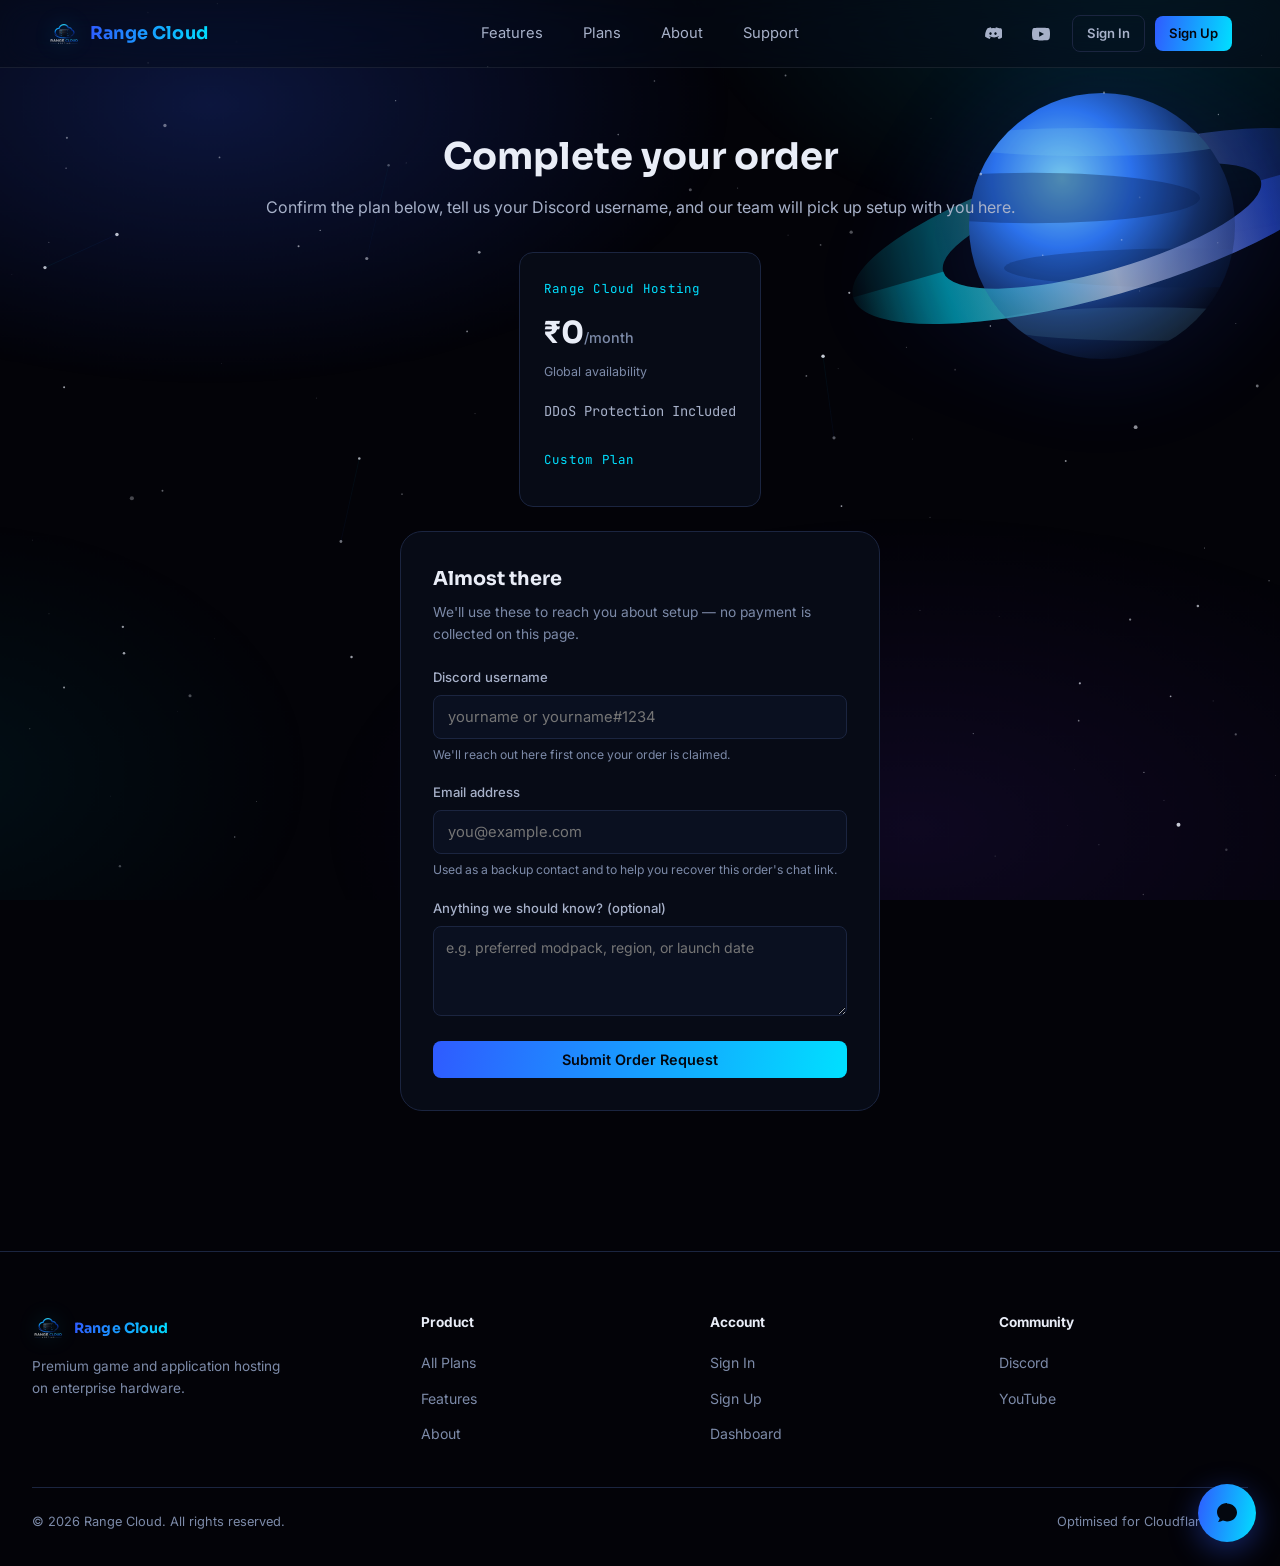
<file: purchase.html>
<!DOCTYPE html>
<html lang="en">
<head>
<meta charset="UTF-8">
<meta name="viewport" content="width=device-width, initial-scale=1.0">
<title>Complete Your Order — Range Cloud</title>
<meta name="description" content="Confirm your Range Cloud hosting plan and chat with our team about setup.">
<link rel="preconnect" href="https://fonts.googleapis.com">
<link href="https://fonts.googleapis.com/css2?family=Sora:wght@400;600;700;800&family=Inter:wght@400;500;600;700&family=JetBrains+Mono:wght@400;500;600&display=swap" rel="stylesheet">
<link rel="stylesheet" href="styles.css">
<link rel="icon" type="image/png" href="logo.png">
</head>
<body class="page-enter">

<div class="loading-bar" id="loadingBar"></div>

<svg style="display:none" aria-hidden="true">
  <symbol id="checkIcon" viewBox="0 0 24 24">
    <path d="M20 6 9 17l-5-5"/>
  </symbol>
</svg>

<div id="starfield" aria-hidden="true">
  <div class="nebula-layer" aria-hidden="true"></div>
  <div class="planet-wrap" aria-hidden="true">
    <svg class="planet-svg" viewBox="0 0 400 400" xmlns="http://www.w3.org/2000/svg">
      <defs>
        <radialGradient id="planetShade" cx="35%" cy="32%" r="75%">
          <stop offset="0%" stop-color="#7fd8ff"/>
          <stop offset="35%" stop-color="#2f7bff"/>
          <stop offset="70%" stop-color="#15326e"/>
          <stop offset="100%" stop-color="#050a1a"/>
        </radialGradient>
        <linearGradient id="ringGrad" x1="0%" y1="0%" x2="100%" y2="0%">
          <stop offset="0%" stop-color="#00e0ff" stop-opacity="0.05"/>
          <stop offset="18%" stop-color="#00e0ff" stop-opacity="0.5"/>
          <stop offset="50%" stop-color="#e9edf7" stop-opacity="0.75"/>
          <stop offset="82%" stop-color="#2f5bff" stop-opacity="0.5"/>
          <stop offset="100%" stop-color="#2f5bff" stop-opacity="0.05"/>
        </linearGradient>
        <clipPath id="planetClip">
          <circle cx="200" cy="200" r="95"/>
        </clipPath>
      </defs>
      <g transform="rotate(-16 200 200)">
        <path d="M 15,200 A 185,50 0 1,0 385,200 A 185,50 0 1,0 15,200 Z
                 M 82,200 A 118,32 0 1,1 318,200 A 118,32 0 1,1 82,200 Z"
              fill="url(#ringGrad)" fill-rule="evenodd" opacity="0.65"/>
      </g>
      <circle cx="200" cy="200" r="95" fill="url(#planetShade)"/>
      <g class="planet-core" clip-path="url(#planetClip)">
        <ellipse cx="150" cy="180" rx="120" ry="18" fill="#0a1e4d" opacity="0.35"/>
        <ellipse cx="260" cy="230" rx="130" ry="14" fill="#0a1e4d" opacity="0.28"/>
        <ellipse cx="190" cy="140" rx="100" ry="10" fill="#8fe6ff" opacity="0.18"/>
        <ellipse cx="230" cy="270" rx="110" ry="12" fill="#8fe6ff" opacity="0.12"/>
      </g>
      <g transform="rotate(-16 200 200)">
        <clipPath id="ringFrontClip">
          <rect x="0" y="200" width="400" height="200"/>
        </clipPath>
        <path d="M 15,200 A 185,50 0 1,0 385,200 A 185,50 0 1,0 15,200 Z
                 M 82,200 A 118,32 0 1,1 318,200 A 118,32 0 1,1 82,200 Z"
              fill="url(#ringGrad)" fill-rule="evenodd" opacity="0.85"
              clip-path="url(#ringFrontClip)"/>
      </g>
      <g class="moon-orbit">
        <circle cx="350" cy="200" r="7" fill="#c9d6f5"/>
      </g>
    </svg>
  </div>
</div>

<!-- ============ NAVBAR ============ -->
<header class="navbar">
  <div class="navbar-inner">
    <a href="index.html" class="logo" aria-label="Range Cloud home">
      <img src="logo.png" alt="Range Cloud" class="logo-mark">
      <span class="logo-text">Range Cloud</span>
    </a>

    <nav class="nav-links" aria-label="Primary">
      <a href="index.html#features" data-page="index.html">Features</a>
      <a href="plans.html" data-page="plans.html">Plans</a>
      <a href="index.html#about">About</a>
      <a href="index.html#support-section">Support</a>
    </nav>

    <div class="nav-right">
      <a class="social-icon" href="https://discord.gg/Q9EFKmKFFb" target="_blank" rel="noopener noreferrer" aria-label="Join our Discord">
        <svg viewBox="0 0 24 24" fill="currentColor"><path d="M20.317 4.369A19.79 19.79 0 0 0 15.885 3c-.22.4-.43.86-.6 1.28a18.27 18.27 0 0 0-5.57 0A11.6 11.6 0 0 0 9.115 3a19.736 19.736 0 0 0-4.432 1.37C1.98 8.19 1.24 11.9 1.55 15.56a19.9 19.9 0 0 0 6.06 3.06c.49-.67.92-1.39 1.29-2.15-.7-.26-1.37-.59-2-.98.17-.12.33-.25.49-.38a14.1 14.1 0 0 0 12.24 0c.16.13.32.26.49.38-.63.39-1.3.72-2 .98.37.76.8 1.48 1.29 2.15a19.83 19.83 0 0 0 6.06-3.06c.36-4.24-.62-7.92-2.65-11.19ZM8.68 13.33c-.9 0-1.63-.83-1.63-1.85 0-1.02.72-1.85 1.63-1.85.92 0 1.65.84 1.63 1.85 0 1.02-.71 1.85-1.63 1.85Zm6.64 0c-.9 0-1.63-.83-1.63-1.85 0-1.02.72-1.85 1.63-1.85.92 0 1.65.84 1.63 1.85 0 1.02-.71 1.85-1.63 1.85Z"/></svg>
      </a>
      <a class="social-icon" href="https://youtube.com" target="_blank" rel="noopener noreferrer" aria-label="Watch us on YouTube">
        <svg viewBox="0 0 24 24" fill="currentColor"><path d="M23.5 6.19a3.02 3.02 0 0 0-2.12-2.14C19.51 3.5 12 3.5 12 3.5s-7.51 0-9.38.55A3.02 3.02 0 0 0 .5 6.19 31.6 31.6 0 0 0 0 12a31.6 31.6 0 0 0 .5 5.81 3.02 3.02 0 0 0 2.12 2.14C4.49 20.5 12 20.5 12 20.5s7.51 0 9.38-.55a3.02 3.02 0 0 0 2.12-2.14A31.6 31.6 0 0 0 24 12a31.6 31.6 0 0 0-.5-5.81ZM9.6 15.5V8.5l6.4 3.5-6.4 3.5Z"/></svg>
      </a>
      <div class="nav-account">
        <a href="auth.html" class="btn btn-ghost btn-sm">Sign In</a>
        <a href="auth.html#signup" class="btn btn-primary btn-sm">Sign Up</a>
      </div>
      <button class="nav-toggle" id="navToggle" aria-label="Toggle navigation menu" aria-expanded="false">
        <span></span><span></span><span></span>
      </button>
    </div>
  </div>
</header>

<div class="page-content">
<div class="purchase-wrap" id="purchaseRoot">
  <div class="purchase-grid">

    <div class="purchase-heading">
      <h1>Complete your order</h1>
      <p>Confirm the plan below, tell us your Discord username, and our team will pick up setup with you here.</p>
    </div>

    <div id="purchaseGate"></div>

    <div class="plan-card" id="purchaseSummary"></div>

    <div class="purchase-form-card" id="purchaseFormSection">
      <h3>Almost there</h3>
      <p class="sub">We'll use these to reach you about setup — no payment is collected on this page.</p>

      <div class="form-msg" id="purchaseFormMsg"></div>

      <form id="purchaseForm" novalidate>
        <div class="field">
          <label for="purchaseDiscord">Discord username</label>
          <input type="text" id="purchaseDiscord" placeholder="yourname or yourname#1234" required>
          <div class="field-hint">We'll reach out here first once your order is claimed.</div>
        </div>
        <div class="field">
          <label for="purchaseEmail">Email address</label>
          <input type="email" id="purchaseEmail" placeholder="you@example.com" required>
          <div class="field-hint">Used as a backup contact and to help you recover this order's chat link.</div>
        </div>
        <div class="field">
          <label for="purchaseNotes">Anything we should know? (optional)</label>
          <textarea id="purchaseNotes" placeholder="e.g. preferred modpack, region, or launch date" style="width:100%;min-height:90px;padding:12px;background:var(--panel-2);border:1px solid var(--card-border);border-radius:var(--radius-sm);color:var(--text);font-size:0.88rem;resize:vertical;"></textarea>
        </div>
        <button type="submit" class="btn btn-primary btn-block">Submit Order Request</button>
      </form>
    </div>

    <div class="tracking-link-box" id="trackingLinkBox" style="display:none;"></div>

    <div class="chat-card" id="purchaseChatSection" style="display:none;">
      <div class="chat-card-head">
        <h3>Order conversation</h3>
        <span class="role-badge user tag" id="chatOrderStatus">pending</span>
      </div>
      <div class="chat-thread" id="chatThread"></div>
      <div class="chat-actions" id="chatActions"></div>
      <form class="chat-form" id="chatForm">
        <input type="text" id="chatInput" placeholder="Type a message..." maxlength="1000" required>
        <button type="submit" class="btn btn-primary btn-sm">Send</button>
      </form>
      <div class="form-msg" id="chatFormMsg"></div>
      <div class="chat-note">This order now lives on our server, so our team can reply from a different device than the one you used to order — reachable any time via your saved link or the email/Discord you provided.</div>
    </div>

  </div>
</div>
</div>

<!-- ============ FOOTER ============ -->
<footer class="footer page-content">
  <div class="footer-inner">
    <div class="footer-col">
      <a href="index.html" class="logo" style="margin-bottom:12px;">
        <img src="logo.png" alt="Range Cloud" class="logo-mark">
        <span class="logo-text">Range Cloud</span>
      </a>
      <p style="color:var(--muted);font-size:0.85rem;max-width:260px;">Premium game and application hosting on enterprise hardware.</p>
    </div>
    <div class="footer-col">
      <h4>Product</h4>
      <ul>
        <li><a href="plans.html">All Plans</a></li>
        <li><a href="index.html#features">Features</a></li>
        <li><a href="index.html#about">About</a></li>
      </ul>
    </div>
    <div class="footer-col">
      <h4>Account</h4>
      <ul>
        <li><a href="auth.html">Sign In</a></li>
        <li><a href="auth.html#signup">Sign Up</a></li>
        <li><a href="auth.html#dashboard">Dashboard</a></li>
      </ul>
    </div>
    <div class="footer-col">
      <h4>Community</h4>
      <ul>
        <li><a href="https://discord.gg/Q9EFKmKFFb" target="_blank" rel="noopener noreferrer">Discord</a></li>
        <li><a href="https://youtube.com" target="_blank" rel="noopener noreferrer">YouTube</a></li>
      </ul>
    </div>
  </div>
  <div class="footer-bottom">
    <span>© 2026 Range Cloud. All rights reserved.</span>
    <span>Optimised for Cloudflare Pages</span>
  </div>
</footer>

<!-- ============ SUPPORT WIDGET ============ -->
<button class="support-launcher" id="supportLauncher" aria-label="Open live support">
  <svg viewBox="0 0 24 24" fill="currentColor"><path d="M12 2C6.5 2 2 6 2 11c0 2.4 1 4.6 2.7 6.2-.2 1.4-.8 2.7-1.7 3.8 1.6 0 3.4-.5 4.9-1.4 1.3.5 2.7.8 4.1.8 5.5 0 10-4 10-9s-4.5-9-10-9Z"/></svg>
  <span class="ping" id="supportPing"></span>
</button>

<div class="support-panel" id="supportPanel" role="dialog" aria-label="Live support">
  <div class="support-header">
    <div class="title">
      <span class="dot"></span>
      <div>
        <h4>Range Cloud Support</h4>
        <div class="sub">Typically replies within minutes</div>
      </div>
    </div>
    <button class="support-close" id="supportClose" aria-label="Close support panel">
      <svg viewBox="0 0 24 24" fill="none" stroke="currentColor" stroke-width="2"><path d="M6 6l12 12M18 6 6 18"/></svg>
    </button>
  </div>
  <div class="support-mode-tabs">
    <button id="modeTicket" class="active" type="button">Open a Ticket</button>
    <button id="modeAdmin" type="button" style="display:none;">Support Queue</button>
    <button id="modePurchases" type="button" style="display:none;">Purchases</button>
  </div>
  <div class="support-body">
    <div id="bodyTicket" class="support-mode-body">
      <h5>Tell us what's going on</h5>
      <form id="ticketForm">
        <textarea id="ticketMessage" placeholder="Describe your issue or question in detail..." required></textarea>
        <input type="email" id="ticketEmail" placeholder="Contact email (optional)">
        <button type="submit" class="btn btn-primary btn-block btn-sm">Submit Ticket</button>
        <div class="form-msg" id="ticketFeedback"></div>
      </form>
    </div>
    <div id="bodyAdmin" class="support-mode-body" style="display:none;">
      <h5>Open tickets</h5>
      <div class="ticket-list" id="adminQueueList"></div>
    </div>
    <div id="bodyPurchases" class="support-mode-body" style="display:none;">
      <h5>Purchase requests</h5>
      <div class="ticket-list" id="adminPurchasesList"></div>
    </div>
  </div>
</div>

<script src="app.js"></script>
</body>
</html>
</file>
<file: styles.css>
/* ============================================================
   RANGE CLOUD — Master Stylesheet
   Ultra-Dark Space Mode
   ============================================================ */

:root {
  /* Color */
  --void: #030308;
  --panel: #070b16;
  --panel-2: #0a1020;
  --card: #0d1428;
  --card-border: #1b2540;
  --card-border-hover: #2f5bff;
  --text: #e9edf7;
  --text-dim: #a7b1c9;
  --muted: #7c8aa8;
  --blue: #2f5bff;
  --cyan: #00e0ff;
  --gradient: linear-gradient(100deg, #2f5bff 0%, #00e0ff 100%);
  --amber: #ffb238;
  --amber-dim: rgba(255, 178, 56, 0.14);
  --danger: #ff4d5e;
  --success: #2fe0a8;
  --glass-bg: rgba(7, 11, 22, 0.55);
  --glass-border: rgba(233, 237, 247, 0.08);

  /* Type */
  --font-display: 'Sora', 'Inter', sans-serif;
  --font-body: 'Inter', -apple-system, BlinkMacSystemFont, sans-serif;
  --font-mono: 'JetBrains Mono', 'Courier New', monospace;

  /* Layout */
  --nav-height: 68px;
  --radius-sm: 8px;
  --radius-md: 14px;
  --radius-lg: 22px;
  --max-width: 1240px;
  --transition: 220ms cubic-bezier(0.22, 1, 0.36, 1);
}

@font-face { font-family: 'Sora'; src: local('Sora'); }

* { margin: 0; padding: 0; box-sizing: border-box; }

/* ---------- Page transitions + loading bar ---------- */
.loading-bar {
  position: fixed;
  top: 0; left: 0;
  height: 3px;
  width: 0%;
  background: var(--gradient);
  z-index: 3000;
  box-shadow: 0 0 14px rgba(0, 224, 255, 0.55);
  transition: width 380ms ease, opacity 260ms ease;
  opacity: 1;
  pointer-events: none;
}
.loading-bar.done { opacity: 0; }

body {
  transition: opacity 240ms ease, transform 240ms ease;
  opacity: 1;
  transform: translateY(0);
}
body.page-enter { opacity: 0; transform: translateY(10px); }
body.page-exit { opacity: 0; transform: translateY(-8px); }

@media (prefers-reduced-motion: reduce) {
  body, .loading-bar { transition: none !important; }
}

html {
  scroll-behavior: smooth;
}

@media (prefers-reduced-motion: reduce) {
  html { scroll-behavior: auto; }
  *, *::before, *::after {
    animation-duration: 0.001ms !important;
    animation-iteration-count: 1 !important;
    transition-duration: 0.001ms !important;
    scroll-behavior: auto !important;
  }
}

body {
  background: var(--void);
  color: var(--text);
  font-family: var(--font-body);
  line-height: 1.6;
  min-height: 100vh;
  overflow-x: hidden;
  position: relative;
}

/* ---------- Starfield canvas + nebula + planet ---------- */
#starfield {
  position: fixed;
  inset: 0;
  width: 100vw;
  height: 100vh;
  z-index: 0;
  background: var(--void);
  pointer-events: none;
  overflow: hidden;
}

.nebula-layer {
  position: absolute;
  inset: -10%;
  z-index: 0;
  background:
    radial-gradient(ellipse 55% 42% at 22% 18%, rgba(47, 91, 255, 0.22), transparent 62%),
    radial-gradient(ellipse 48% 38% at 82% 8%, rgba(0, 224, 255, 0.14), transparent 60%),
    radial-gradient(ellipse 60% 45% at 68% 85%, rgba(120, 60, 255, 0.10), transparent 65%),
    radial-gradient(ellipse 40% 40% at 5% 80%, rgba(0, 224, 255, 0.06), transparent 60%);
  animation: nebula-drift 70s ease-in-out infinite alternate;
  will-change: transform;
}

@keyframes nebula-drift {
  0%   { transform: translate3d(0, 0, 0) scale(1); }
  50%  { transform: translate3d(-2%, 1.5%, 0) scale(1.04); }
  100% { transform: translate3d(2%, -1%, 0) scale(1.02); }
}

/* ---------- Ringed planet ---------- */
.planet-wrap {
  position: absolute;
  top: -6%;
  right: -8%;
  width: min(46vw, 560px);
  height: min(46vw, 560px);
  z-index: 0;
  opacity: 0.92;
  animation: planet-float 22s ease-in-out infinite;
  filter: drop-shadow(0 0 60px rgba(47, 91, 255, 0.18));
}

.planet-svg { width: 100%; height: 100%; overflow: visible; }

#starfield canvas {
  position: absolute;
  inset: 0;
  z-index: 2;
}

.planet-core { transform-origin: 200px 200px; animation: planet-rotate 200s linear infinite; }

@keyframes planet-float {
  0%, 100% { transform: translate3d(0, 0, 0) rotate(-2deg); }
  50% { transform: translate3d(-1.4%, 2.2%, 0) rotate(1deg); }
}

@keyframes planet-rotate {
  from { transform: rotate(0deg); }
  to { transform: rotate(360deg); }
}

.moon-orbit {
  transform-origin: 200px 200px;
  animation: moon-orbit-spin 50s linear infinite;
}

@keyframes moon-orbit-spin {
  from { transform: rotate(0deg); }
  to { transform: rotate(360deg); }
}

@media (max-width: 760px) {
  .planet-wrap { width: 72vw; height: 72vw; top: -10%; right: -20%; opacity: 0.7; }
}

@media (prefers-reduced-motion: reduce) {
  .nebula-layer, .planet-wrap, .planet-core { animation: none !important; }
}

.page-content {
  position: relative;
  z-index: 1;
}

a { color: inherit; text-decoration: none; }
ul { list-style: none; }
img, svg { display: block; max-width: 100%; }
button { font-family: inherit; cursor: pointer; border: none; background: none; color: inherit; }
input, textarea, select { font-family: inherit; }

.container {
  max-width: var(--max-width);
  margin: 0 auto;
  padding: 0 32px;
}

.visually-hidden {
  position: absolute;
  width: 1px; height: 1px;
  overflow: hidden;
  clip: rect(0 0 0 0);
  white-space: nowrap;
}

:focus-visible {
  outline: 2px solid var(--cyan);
  outline-offset: 3px;
  border-radius: 4px;
}

/* ---------- Navbar ---------- */
.navbar {
  position: fixed;
  top: 0; left: 0; right: 0;
  height: var(--nav-height);
  z-index: 500;
  background: var(--glass-bg);
  backdrop-filter: blur(18px) saturate(140%);
  -webkit-backdrop-filter: blur(18px) saturate(140%);
  border-bottom: 1px solid var(--glass-border);
}

.navbar-inner {
  max-width: var(--max-width);
  margin: 0 auto;
  height: 100%;
  padding: 0 28px;
  display: flex;
  align-items: center;
  justify-content: space-between;
  gap: 24px;
}

.logo {
  display: flex;
  align-items: center;
  gap: 10px;
  font-family: var(--font-display);
  font-weight: 700;
  font-size: 1.1rem;
  letter-spacing: 0.01em;
  flex-shrink: 0;
}

.logo-mark {
  width: 32px;
  height: 32px;
  flex-shrink: 0;
  object-fit: contain;
  filter: drop-shadow(0 0 10px rgba(0, 224, 255, 0.25));
}

.logo-text {
  background: var(--gradient);
  -webkit-background-clip: text;
  background-clip: text;
  color: transparent;
}

.nav-links {
  display: flex;
  gap: 8px;
  align-items: center;
  position: absolute;
  left: 50%;
  transform: translateX(-50%);
}

.nav-links a {
  padding: 8px 16px;
  font-size: 0.92rem;
  color: var(--text-dim);
  border-radius: var(--radius-sm);
  transition: color var(--transition), background var(--transition);
  position: relative;
}

.nav-links a:hover { color: var(--text); background: rgba(255,255,255,0.04); }
.nav-links a.active { color: var(--text); }
.nav-links a.active::after {
  content: '';
  position: absolute;
  bottom: 2px; left: 16px; right: 16px;
  height: 2px;
  background: var(--gradient);
  border-radius: 2px;
}

.nav-right {
  display: flex;
  align-items: center;
  gap: 14px;
  flex-shrink: 0;
}

.social-icon {
  width: 34px; height: 34px;
  display: flex; align-items: center; justify-content: center;
  border-radius: 50%;
  color: var(--text-dim);
  transition: color var(--transition), background var(--transition), transform var(--transition);
}

.social-icon:hover {
  color: var(--cyan);
  background: rgba(0, 224, 255, 0.08);
  transform: translateY(-1px);
}

.social-icon svg { width: 18px; height: 18px; }

.nav-account {
  display: flex;
  align-items: center;
  gap: 10px;
}

/* ---------- Buttons ---------- */
.btn {
  display: inline-flex;
  align-items: center;
  justify-content: center;
  gap: 8px;
  padding: 10px 22px;
  font-size: 0.9rem;
  font-weight: 600;
  border-radius: var(--radius-sm);
  transition: transform var(--transition), box-shadow var(--transition), background var(--transition), border-color var(--transition), color var(--transition);
  white-space: nowrap;
}

.btn-ghost {
  color: var(--text-dim);
  border: 1px solid var(--card-border);
  background: transparent;
}
.btn-ghost:hover { color: var(--text); border-color: var(--muted); }

.btn-primary {
  color: #04070f;
  background: var(--gradient);
  box-shadow: 0 0 0 rgba(0, 224, 255, 0);
}
.btn-primary:hover {
  box-shadow: 0 4px 24px rgba(0, 224, 255, 0.35);
  transform: translateY(-1px);
}

.btn-glow {
  color: var(--text);
  background: rgba(47, 91, 255, 0.08);
  border: 1px solid rgba(47, 91, 255, 0.5);
  padding: 15px 30px;
  font-size: 1rem;
}
.btn-glow:hover {
  border-color: var(--cyan);
  box-shadow: 0 0 28px rgba(0, 224, 255, 0.28), inset 0 0 20px rgba(0, 224, 255, 0.06);
  transform: translateY(-2px);
}

.btn-glow-solid {
  color: #04070f;
  background: var(--gradient);
  padding: 15px 30px;
  font-size: 1rem;
}
.btn-glow-solid:hover {
  box-shadow: 0 0 32px rgba(47, 91, 255, 0.45);
  transform: translateY(-2px);
}

.btn-sm { padding: 7px 14px; font-size: 0.82rem; }
.btn-block { width: 100%; }
.btn-danger {
  color: var(--danger);
  border: 1px solid rgba(255, 77, 94, 0.4);
  background: rgba(255, 77, 94, 0.06);
}
.btn-danger:hover { background: rgba(255, 77, 94, 0.14); border-color: var(--danger); }

.btn:disabled { opacity: 0.5; cursor: not-allowed; transform: none !important; box-shadow: none !important; }

/* ---------- Mobile nav toggle ---------- */
.nav-toggle {
  display: none;
  width: 34px; height: 34px;
  flex-direction: column;
  justify-content: center;
  align-items: center;
  gap: 5px;
}
.nav-toggle span {
  width: 20px; height: 2px;
  background: var(--text);
  border-radius: 2px;
  transition: transform var(--transition), opacity var(--transition);
}
.nav-toggle.open span:nth-child(1) { transform: translateY(7px) rotate(45deg); }
.nav-toggle.open span:nth-child(2) { opacity: 0; }
.nav-toggle.open span:nth-child(3) { transform: translateY(-7px) rotate(-45deg); }

/* ---------- Hero ---------- */
.hero {
  padding: calc(var(--nav-height) + 140px) 32px 100px;
  text-align: center;
  position: relative;
}

.hero-badge {
  display: inline-flex;
  align-items: center;
  gap: 8px;
  padding: 7px 16px;
  border-radius: 999px;
  border: 1px solid var(--card-border);
  background: rgba(255,255,255,0.03);
  font-size: 0.8rem;
  color: var(--text-dim);
  margin-bottom: 28px;
  font-family: var(--font-mono);
  letter-spacing: 0.02em;
}

.hero-badge .dot {
  width: 7px; height: 7px;
  border-radius: 50%;
  background: var(--success);
  box-shadow: 0 0 8px var(--success);
  animation: blink 2s ease-in-out infinite;
}

@keyframes blink { 0%, 100% { opacity: 1; } 50% { opacity: 0.35; } }

.hero h1 {
  font-family: var(--font-display);
  font-weight: 700;
  font-size: clamp(2.6rem, 6.4vw, 5.2rem);
  line-height: 1.05;
  letter-spacing: -0.02em;
  background: var(--gradient);
  -webkit-background-clip: text;
  background-clip: text;
  color: transparent;
  max-width: 900px;
  margin: 0 auto 24px;
}

.hero p.subtitle {
  font-size: clamp(1rem, 1.6vw, 1.25rem);
  color: var(--text-dim);
  max-width: 560px;
  margin: 0 auto 40px;
}

.hero p.subtitle strong { color: var(--cyan); font-weight: 600; }

.hero-ctas {
  display: flex;
  gap: 18px;
  justify-content: center;
  flex-wrap: wrap;
}

/* ---------- Trust / metrics strip ---------- */
.metrics-strip {
  display: grid;
  grid-template-columns: repeat(3, 1fr);
  gap: 1px;
  max-width: 900px;
  margin: 90px auto 0;
  border: 1px solid var(--card-border);
  border-radius: var(--radius-lg);
  overflow: hidden;
  background: var(--card-border);
}

.metric {
  background: var(--panel);
  padding: 30px 20px;
  text-align: center;
}

.metric .value {
  font-family: var(--font-mono);
  font-size: 2rem;
  font-weight: 700;
  color: var(--cyan);
}

.metric .label {
  margin-top: 6px;
  font-size: 0.85rem;
  color: var(--muted);
}

/* ---------- Sections ---------- */
.section {
  padding: 110px 32px;
  position: relative;
}

.section-head {
  text-align: center;
  max-width: 620px;
  margin: 0 auto 56px;
}

.eyebrow {
  font-family: var(--font-mono);
  font-size: 0.78rem;
  letter-spacing: 0.14em;
  text-transform: uppercase;
  color: var(--cyan);
  margin-bottom: 14px;
  display: block;
}

.section-head h2 {
  font-family: var(--font-display);
  font-size: clamp(1.8rem, 3.4vw, 2.6rem);
  font-weight: 700;
  margin-bottom: 14px;
}

.section-head p { color: var(--text-dim); font-size: 1.02rem; }

/* ---------- Feature grid ---------- */
.feature-grid {
  max-width: var(--max-width);
  margin: 0 auto;
  display: grid;
  grid-template-columns: repeat(3, 1fr);
  gap: 22px;
}

.feature-card {
  background: linear-gradient(160deg, var(--card), var(--panel-2));
  border: 1px solid var(--card-border);
  border-radius: var(--radius-lg);
  padding: 32px 28px;
  transition: border-color var(--transition), transform var(--transition);
}

.feature-card:hover {
  border-color: var(--card-border-hover);
  transform: translateY(-4px);
}

.feature-icon {
  width: 44px; height: 44px;
  border-radius: 12px;
  background: rgba(47, 91, 255, 0.12);
  display: flex; align-items: center; justify-content: center;
  margin-bottom: 20px;
  color: var(--cyan);
}
.feature-icon svg { width: 22px; height: 22px; }

.feature-card h3 { font-family: var(--font-display); font-size: 1.15rem; margin-bottom: 10px; }
.feature-card p { color: var(--text-dim); font-size: 0.94rem; }

/* ---------- Processor cards ---------- */
.cpu-grid {
  max-width: var(--max-width);
  margin: 56px auto 0;
  display: grid;
  grid-template-columns: repeat(3, 1fr);
  gap: 22px;
}

.cpu-card {
  background: var(--panel);
  border: 1px solid var(--card-border);
  border-radius: var(--radius-lg);
  padding: 26px 26px 30px;
  position: relative;
  overflow: hidden;
  display: flex;
  flex-direction: column;
  align-items: center;
  text-align: center;
}

.cpu-card::before {
  content: '';
  position: absolute;
  top: -40%; right: -20%;
  width: 220px; height: 220px;
  background: radial-gradient(circle, rgba(0, 224, 255, 0.14), transparent 70%);
  pointer-events: none;
}

.cpu-art {
  width: 108px;
  height: 108px;
  margin-bottom: 18px;
  filter: drop-shadow(0 8px 20px rgba(0, 0, 0, 0.4));
}

.cpu-brand {
  font-family: var(--font-mono);
  font-size: 0.75rem;
  color: var(--muted);
  letter-spacing: 0.08em;
  text-transform: uppercase;
}

.cpu-name {
  font-family: var(--font-display);
  font-size: 1.3rem;
  font-weight: 700;
  margin: 6px 0 18px;
}

.cpu-specs { display: flex; flex-direction: column; gap: 8px; width: 100%; }

.cpu-specs .row {
  display: flex;
  justify-content: space-between;
  font-size: 0.86rem;
  color: var(--text-dim);
  font-family: var(--font-mono);
  border-bottom: 1px dashed rgba(255,255,255,0.06);
  padding-bottom: 6px;
}
.cpu-specs .row span:last-child { color: var(--text); }

/* ---------- Footer ---------- */
.footer {
  border-top: 1px solid var(--card-border);
  padding: 60px 32px 34px;
  margin-top: 60px;
}

.footer-inner {
  max-width: var(--max-width);
  margin: 0 auto;
  display: grid;
  grid-template-columns: 1.4fr 1fr 1fr 1fr;
  gap: 40px;
}

.footer-col h4 {
  font-size: 0.85rem;
  margin-bottom: 16px;
  color: var(--text);
}

.footer-col ul { display: flex; flex-direction: column; gap: 10px; }
.footer-col a { color: var(--muted); font-size: 0.88rem; transition: color var(--transition); }
.footer-col a:hover { color: var(--cyan); }

.footer-bottom {
  max-width: var(--max-width);
  margin: 40px auto 0;
  padding-top: 24px;
  border-top: 1px solid var(--card-border);
  display: flex;
  justify-content: space-between;
  align-items: center;
  flex-wrap: wrap;
  gap: 12px;
  font-size: 0.8rem;
  color: var(--muted);
}

/* ============================================================
   PLANS PAGE
   ============================================================ */

.plans-hero {
  padding: calc(var(--nav-height) + 60px) 32px 40px;
  text-align: center;
}

.plans-hero h1 {
  font-family: var(--font-display);
  font-size: clamp(2rem, 4.4vw, 3rem);
  font-weight: 700;
  margin-bottom: 14px;
}

.plans-hero p { color: var(--text-dim); max-width: 560px; margin: 0 auto; }

.tab-bar {
  max-width: var(--max-width);
  margin: 40px auto 0;
  padding: 0 32px;
  display: flex;
  gap: 10px;
  overflow-x: auto;
  scrollbar-width: none;
  justify-content: center;
  flex-wrap: wrap;
}
.tab-bar::-webkit-scrollbar { display: none; }

.tab-btn {
  padding: 11px 20px;
  border-radius: 999px;
  border: 1px solid var(--card-border);
  background: var(--panel);
  color: var(--text-dim);
  font-size: 0.88rem;
  font-weight: 600;
  white-space: nowrap;
  transition: all var(--transition);
}

.tab-btn:hover { color: var(--text); border-color: var(--muted); }

.tab-btn.active {
  color: #04070f;
  background: var(--gradient);
  border-color: transparent;
}

.tab-panels {
  max-width: var(--max-width);
  margin: 0 auto;
  padding: 56px 32px 120px;
}

.tab-panel { display: none; }
.tab-panel.active { display: block; animation: fade-up 380ms ease; }

@keyframes fade-up {
  from { opacity: 0; transform: translateY(10px); }
  to { opacity: 1; transform: translateY(0); }
}

.tab-panel-head {
  display: flex;
  justify-content: space-between;
  align-items: baseline;
  margin-bottom: 30px;
  flex-wrap: wrap;
  gap: 10px;
}

.tab-panel-head h2 { font-family: var(--font-display); font-size: 1.6rem; }
.tab-panel-head .count { font-family: var(--font-mono); color: var(--muted); font-size: 0.85rem; }

.plan-grid {
  display: grid;
  grid-template-columns: repeat(auto-fill, minmax(260px, 1fr));
  gap: 20px;
}

.plan-card {
  background: var(--panel);
  border: 1px solid var(--card-border);
  border-radius: var(--radius-md);
  padding: 26px 24px;
  display: flex;
  flex-direction: column;
  transition: border-color var(--transition), transform var(--transition);
}

.plan-card:hover { border-color: var(--card-border-hover); transform: translateY(-3px); }

.plan-card.featured {
  border-color: rgba(0, 224, 255, 0.5);
  background: linear-gradient(160deg, rgba(47,91,255,0.08), var(--panel));
  position: relative;
}

.plan-card.featured::after {
  content: 'MOST CHOSEN';
  position: absolute;
  top: -11px; right: 20px;
  background: var(--gradient);
  color: #04070f;
  font-family: var(--font-mono);
  font-size: 0.65rem;
  font-weight: 700;
  letter-spacing: 0.06em;
  padding: 4px 10px;
  border-radius: 999px;
}

.plan-name {
  font-family: var(--font-mono);
  font-size: 0.78rem;
  letter-spacing: 0.1em;
  color: var(--cyan);
  margin-bottom: 10px;
}

.plan-price {
  font-family: var(--font-display);
  font-size: 1.9rem;
  font-weight: 700;
  margin-bottom: 4px;
}

.plan-price span { font-size: 0.9rem; color: var(--muted); font-weight: 500; font-family: var(--font-body); }

.plan-location {
  font-size: 0.78rem;
  color: var(--muted);
  margin-bottom: 18px;
}

.plan-specs {
  display: flex;
  flex-direction: column;
  gap: 9px;
  margin-bottom: 22px;
  flex-grow: 1;
}

.plan-specs li {
  display: flex;
  align-items: center;
  gap: 10px;
  font-size: 0.86rem;
  color: var(--text-dim);
  font-family: var(--font-mono);
}

.plan-specs li svg { width: 14px; height: 14px; color: var(--success); flex-shrink: 0; }

/* ============================================================
   AUTH PAGE
   ============================================================ */

.auth-wrap {
  min-height: 100vh;
  display: flex;
  align-items: center;
  justify-content: center;
  padding: calc(var(--nav-height) + 40px) 24px 60px;
}

.auth-card {
  width: 100%;
  max-width: 440px;
  background: var(--panel);
  border: 1px solid var(--card-border);
  border-radius: var(--radius-lg);
  padding: 40px 36px;
  box-shadow: 0 30px 80px rgba(0,0,0,0.5);
}

.auth-tabs {
  display: flex;
  background: var(--panel-2);
  border-radius: var(--radius-sm);
  padding: 4px;
  margin-bottom: 30px;
}

.auth-tab {
  flex: 1;
  text-align: center;
  padding: 10px;
  border-radius: 6px;
  font-size: 0.86rem;
  font-weight: 600;
  color: var(--muted);
  transition: all var(--transition);
}

.auth-tab.active { background: var(--gradient); color: #04070f; }

.auth-view { display: none; }
.auth-view.active { display: block; animation: fade-up 320ms ease; }

.auth-view h2 {
  font-family: var(--font-display);
  font-size: 1.5rem;
  margin-bottom: 6px;
}

.auth-view .sub { color: var(--muted); font-size: 0.88rem; margin-bottom: 28px; }

.field {
  margin-bottom: 18px;
}

.field label {
  display: block;
  font-size: 0.82rem;
  color: var(--text-dim);
  margin-bottom: 7px;
  font-weight: 500;
}

.field input {
  width: 100%;
  padding: 12px 14px;
  background: var(--panel-2);
  border: 1px solid var(--card-border);
  border-radius: var(--radius-sm);
  color: var(--text);
  font-size: 0.92rem;
  transition: border-color var(--transition), box-shadow var(--transition);
}

.field input:focus {
  border-color: var(--cyan);
  box-shadow: 0 0 0 3px rgba(0, 224, 255, 0.12);
  outline: none;
}

.field input.invalid { border-color: var(--danger); }

.field-error {
  font-size: 0.78rem;
  color: var(--danger);
  margin-top: 6px;
  display: none;
}
.field-error.show { display: block; }

.field-hint {
  font-size: 0.76rem;
  color: var(--muted);
  margin-top: 6px;
}

.pw-strength {
  height: 4px;
  border-radius: 2px;
  background: var(--card-border);
  margin-top: 8px;
  overflow: hidden;
}
.pw-strength-fill {
  height: 100%;
  width: 0%;
  border-radius: 2px;
  transition: width var(--transition), background var(--transition);
}

.form-msg {
  font-size: 0.84rem;
  padding: 11px 14px;
  border-radius: var(--radius-sm);
  margin-bottom: 18px;
  display: none;
}
.form-msg.show { display: block; }
.form-msg.error { background: rgba(255,77,94,0.1); color: var(--danger); border: 1px solid rgba(255,77,94,0.3); }
.form-msg.success { background: rgba(47,224,168,0.1); color: var(--success); border: 1px solid rgba(47,224,168,0.3); }

.auth-switch {
  text-align: center;
  margin-top: 22px;
  font-size: 0.86rem;
  color: var(--muted);
}
.auth-switch button { color: var(--cyan); font-weight: 600; }

/* ---------- Dashboard ---------- */
.dash-header {
  display: flex;
  align-items: center;
  gap: 14px;
  margin-bottom: 26px;
}

.avatar {
  width: 52px; height: 52px;
  border-radius: 50%;
  background: var(--gradient);
  display: flex; align-items: center; justify-content: center;
  font-family: var(--font-display);
  font-weight: 700;
  color: #04070f;
  font-size: 1.2rem;
  flex-shrink: 0;
}

.dash-header .name { font-family: var(--font-display); font-weight: 700; font-size: 1.1rem; }
.dash-header .role {
  font-size: 0.74rem;
  font-family: var(--font-mono);
  color: var(--muted);
  text-transform: uppercase;
  letter-spacing: 0.05em;
}

.role-badge {
  display: inline-flex;
  align-items: center;
  gap: 5px;
  padding: 3px 9px;
  border-radius: 999px;
  font-size: 0.68rem;
  font-family: var(--font-mono);
  margin-top: 4px;
}
.role-badge.supporter { background: var(--amber-dim); color: var(--amber); border: 1px solid rgba(255,178,56,0.4); }
.role-badge.user { background: rgba(255,255,255,0.05); color: var(--muted); border: 1px solid var(--card-border); }

.dash-grid {
  display: grid;
  grid-template-columns: repeat(2, 1fr);
  gap: 14px;
  margin-bottom: 26px;
}

.dash-stat {
  background: var(--panel-2);
  border: 1px solid var(--card-border);
  border-radius: var(--radius-sm);
  padding: 16px;
}
.dash-stat .v { font-family: var(--font-mono); font-size: 1.3rem; font-weight: 700; color: var(--cyan); }
.dash-stat .l { font-size: 0.76rem; color: var(--muted); margin-top: 2px; }

.admin-panel {
  border: 1px solid rgba(255,178,56,0.35);
  background: var(--amber-dim);
  border-radius: var(--radius-md);
  padding: 20px;
  margin-bottom: 24px;
  display: none;
}
.admin-panel.show { display: block; }

.admin-panel .head {
  display: flex;
  align-items: center;
  gap: 8px;
  font-family: var(--font-mono);
  font-size: 0.8rem;
  color: var(--amber);
  margin-bottom: 12px;
  text-transform: uppercase;
  letter-spacing: 0.05em;
}

.danger-zone {
  border: 1px solid rgba(255,77,94,0.3);
  border-radius: var(--radius-md);
  padding: 18px;
  margin-top: 10px;
}
.danger-zone h4 { font-size: 0.92rem; color: var(--danger); margin-bottom: 6px; }
.danger-zone p { font-size: 0.82rem; color: var(--muted); margin-bottom: 14px; }

/* ---------- Support Widget ---------- */
.support-launcher {
  position: fixed;
  bottom: 24px; right: 24px;
  width: 58px; height: 58px;
  border-radius: 50%;
  background: var(--gradient);
  display: flex; align-items: center; justify-content: center;
  box-shadow: 0 8px 30px rgba(47, 91, 255, 0.4);
  z-index: 900;
  transition: transform var(--transition);
}
.support-launcher:hover { transform: scale(1.06); }
.support-launcher svg { width: 24px; height: 24px; color: #04070f; }

.support-launcher .ping {
  position: absolute;
  top: -3px; right: -3px;
  width: 14px; height: 14px;
  border-radius: 50%;
  background: var(--danger);
  border: 2px solid var(--void);
  display: none;
  align-items: center; justify-content: center;
  font-size: 0.55rem;
  font-family: var(--font-mono);
  color: white;
}
.support-launcher .ping.show { display: flex; }

.support-panel {
  position: fixed;
  bottom: 94px; right: 24px;
  width: 360px;
  max-width: calc(100vw - 40px);
  max-height: 560px;
  background: var(--panel);
  border: 1px solid var(--card-border);
  border-radius: var(--radius-lg);
  box-shadow: 0 30px 80px rgba(0,0,0,0.6);
  z-index: 900;
  display: none;
  flex-direction: column;
  overflow: hidden;
}
.support-panel.show { display: flex; animation: fade-up 280ms ease; }

.support-header {
  padding: 16px 18px;
  border-bottom: 1px solid var(--card-border);
  display: flex;
  align-items: center;
  justify-content: space-between;
  background: var(--panel-2);
}

.support-header .title { display: flex; align-items: center; gap: 10px; }
.support-header .title .dot { width: 8px; height: 8px; border-radius: 50%; background: var(--success); box-shadow: 0 0 6px var(--success); }
.support-header h4 { font-size: 0.92rem; }
.support-header .sub { font-size: 0.72rem; color: var(--muted); }

.support-close { width: 26px; height: 26px; display: flex; align-items: center; justify-content: center; color: var(--muted); border-radius: 6px; }
.support-close:hover { color: var(--text); background: rgba(255,255,255,0.06); }

.support-mode-tabs {
  display: flex;
  border-bottom: 1px solid var(--card-border);
}
.support-mode-tabs button {
  flex: 1;
  padding: 10px;
  font-size: 0.78rem;
  color: var(--muted);
  border-bottom: 2px solid transparent;
}
.support-mode-tabs button.active { color: var(--cyan); border-color: var(--cyan); }

.support-body { padding: 18px; overflow-y: auto; flex-grow: 1; }

.support-body h5 { font-size: 0.85rem; margin-bottom: 10px; color: var(--text-dim); }

.support-body textarea {
  width: 100%;
  min-height: 110px;
  padding: 12px;
  background: var(--panel-2);
  border: 1px solid var(--card-border);
  border-radius: var(--radius-sm);
  color: var(--text);
  font-size: 0.86rem;
  resize: vertical;
  margin-bottom: 10px;
}
.support-body textarea:focus { border-color: var(--cyan); outline: none; }

.support-body input[type=email] {
  width: 100%;
  padding: 10px 12px;
  background: var(--panel-2);
  border: 1px solid var(--card-border);
  border-radius: var(--radius-sm);
  color: var(--text);
  font-size: 0.85rem;
  margin-bottom: 10px;
}

.ticket-list { display: flex; flex-direction: column; gap: 10px; }

.ticket-item {
  border: 1px solid var(--card-border);
  border-radius: var(--radius-sm);
  padding: 12px;
  background: var(--panel-2);
}
.ticket-item .meta { display: flex; justify-content: space-between; font-family: var(--font-mono); font-size: 0.68rem; color: var(--muted); margin-bottom: 6px; }
.ticket-item .body { font-size: 0.82rem; color: var(--text-dim); }
.ticket-item .tag {
  display: inline-block;
  padding: 2px 7px;
  border-radius: 999px;
  background: var(--amber-dim);
  color: var(--amber);
  font-size: 0.65rem;
  font-family: var(--font-mono);
}

.empty-state { text-align: center; padding: 30px 10px; color: var(--muted); font-size: 0.84rem; }

/* ---------- Modal ---------- */
.modal-overlay {
  position: fixed;
  inset: 0;
  background: rgba(3,3,8,0.72);
  backdrop-filter: blur(4px);
  z-index: 1000;
  display: none;
  align-items: center;
  justify-content: center;
  padding: 20px;
}
.modal-overlay.show { display: flex; }

.modal {
  width: 100%;
  max-width: 400px;
  background: var(--panel);
  border: 1px solid var(--card-border);
  border-radius: var(--radius-lg);
  padding: 30px;
  box-shadow: 0 30px 80px rgba(0,0,0,0.6);
  animation: fade-up 260ms ease;
}
.modal h3 { font-family: var(--font-display); font-size: 1.2rem; margin-bottom: 10px; }
.modal p { color: var(--text-dim); font-size: 0.9rem; margin-bottom: 20px; }
.modal-actions { display: flex; gap: 10px; }
.modal-actions .btn { flex: 1; }

.toast-stack {
  position: fixed;
  top: calc(var(--nav-height) + 16px);
  right: 24px;
  z-index: 1100;
  display: flex;
  flex-direction: column;
  gap: 10px;
}
.toast {
  padding: 12px 18px;
  border-radius: var(--radius-sm);
  background: var(--panel);
  border: 1px solid var(--card-border);
  font-size: 0.85rem;
  box-shadow: 0 12px 30px rgba(0,0,0,0.4);
  animation: fade-up 260ms ease;
  max-width: 300px;
}
.toast.success { border-color: rgba(47,224,168,0.4); color: var(--success); }
.toast.error { border-color: rgba(255,77,94,0.4); color: var(--danger); }

/* ---------- Responsive ---------- */
@media (max-width: 980px) {
  .feature-grid, .cpu-grid { grid-template-columns: repeat(2, 1fr); }
  .footer-inner { grid-template-columns: 1fr 1fr; }
}

@media (max-width: 760px) {
  .nav-links {
    position: fixed;
    top: var(--nav-height);
    left: 0; right: 0;
    transform: none;
    flex-direction: column;
    background: var(--panel);
    border-bottom: 1px solid var(--card-border);
    padding: 12px 20px 20px;
    align-items: stretch;
    display: none;
    gap: 2px;
  }
  .nav-links.open { display: flex; }
  .nav-links a { padding: 12px; }
  .nav-toggle { display: flex; }
  .nav-account .btn-ghost { display: none; }
  .metrics-strip { grid-template-columns: 1fr; }
  .feature-grid, .cpu-grid { grid-template-columns: 1fr; }
  .footer-inner { grid-template-columns: 1fr 1fr; gap: 28px; }
  .hero-ctas { flex-direction: column; align-items: stretch; }
  .support-panel { right: 12px; left: 12px; width: auto; bottom: 84px; }
  .support-launcher { right: 16px; bottom: 16px; }
  .auth-card { padding: 30px 24px; }
}

@media (max-width: 480px) {
  .footer-inner { grid-template-columns: 1fr; }
  .container, .section, .hero, .tab-bar, .tab-panels { padding-left: 20px; padding-right: 20px; }
}

/* ============================================================
   PURCHASE PAGE
   ============================================================ */

.purchase-wrap {
  min-height: 100vh;
  padding: calc(var(--nav-height) + 60px) 24px 80px;
  display: flex;
  justify-content: center;
}

.purchase-grid {
  width: 100%;
  max-width: 920px;
  display: grid;
  grid-template-columns: 1fr;
  gap: 24px;
}

.purchase-heading { text-align: center; margin-bottom: 8px; }
.purchase-heading h1 {
  font-family: var(--font-display);
  font-size: clamp(1.7rem, 3.4vw, 2.3rem);
  font-weight: 700;
  margin-bottom: 8px;
}
.purchase-heading p { color: var(--text-dim); }

#purchaseSummary.plan-card {
  max-width: 420px;
  margin: 0 auto;
}

.purchase-form-card {
  background: var(--panel);
  border: 1px solid var(--card-border);
  border-radius: var(--radius-lg);
  padding: 32px;
  max-width: 480px;
  margin: 0 auto;
  width: 100%;
}

.purchase-form-card h3 {
  font-family: var(--font-display);
  font-size: 1.2rem;
  margin-bottom: 6px;
}
.purchase-form-card .sub { color: var(--muted); font-size: 0.86rem; margin-bottom: 22px; }

/* ---------- Chat thread ---------- */
.chat-card {
  background: var(--panel);
  border: 1px solid var(--card-border);
  border-radius: var(--radius-lg);
  max-width: 640px;
  margin: 0 auto;
  width: 100%;
  overflow: hidden;
}

.chat-card-head {
  padding: 18px 22px;
  border-bottom: 1px solid var(--card-border);
  background: var(--panel-2);
  display: flex;
  justify-content: space-between;
  align-items: center;
}
.chat-card-head h3 { font-family: var(--font-display); font-size: 1.05rem; }
.chat-card-head .tag { text-transform: capitalize; }

.chat-thread {
  padding: 20px 22px;
  max-height: 420px;
  overflow-y: auto;
  display: flex;
  flex-direction: column;
  gap: 12px;
}

.chat-bubble {
  max-width: 82%;
  padding: 11px 14px;
  border-radius: var(--radius-sm);
  font-size: 0.88rem;
  line-height: 1.5;
}
.chat-bubble.user {
  align-self: flex-end;
  background: rgba(47, 91, 255, 0.14);
  border: 1px solid rgba(47, 91, 255, 0.3);
}
.chat-bubble.admin {
  align-self: flex-start;
  background: var(--amber-dim);
  border: 1px solid rgba(255, 178, 56, 0.3);
}
.chat-meta {
  font-family: var(--font-mono);
  font-size: 0.68rem;
  color: var(--muted);
  margin-bottom: 4px;
}
.chat-text { color: var(--text); word-break: break-word; }

.chat-form {
  display: flex;
  gap: 10px;
  padding: 16px 22px 22px;
  border-top: 1px solid var(--card-border);
}
.chat-form input {
  flex: 1;
  padding: 11px 14px;
  background: var(--panel-2);
  border: 1px solid var(--card-border);
  border-radius: var(--radius-sm);
  color: var(--text);
  font-size: 0.88rem;
}
.chat-form input:focus { border-color: var(--cyan); outline: none; }

.chat-note {
  padding: 12px 22px;
  font-size: 0.76rem;
  color: var(--muted);
  border-top: 1px dashed var(--card-border);
}

@media (max-width: 640px) {
  .chat-bubble { max-width: 92%; }
  .chat-form { flex-direction: column; }
}

/* ---------- Staff login (inline, inside widget/queues) ---------- */
.staff-login {
  padding: 4px 2px 8px;
}
.staff-login h5 { margin-bottom: 4px; }

/* ---------- Ticket / purchase action rows ---------- */
.ticket-actions {
  display: flex;
  gap: 8px;
  flex-wrap: wrap;
  margin-top: 10px;
}

/* ---------- Chat action row (claim / cancel / delete) ---------- */
.chat-actions {
  display: flex;
  gap: 8px;
  flex-wrap: wrap;
  padding: 0 22px 14px;
}
.chat-actions:empty { display: none; }

/* ---------- Tracking link box ---------- */
.tracking-link-box {
  max-width: 480px;
  margin: 0 auto;
  width: 100%;
  background: var(--panel);
  border: 1px solid rgba(0, 224, 255, 0.35);
  border-radius: var(--radius-md);
  padding: 18px 20px;
}
</file>
